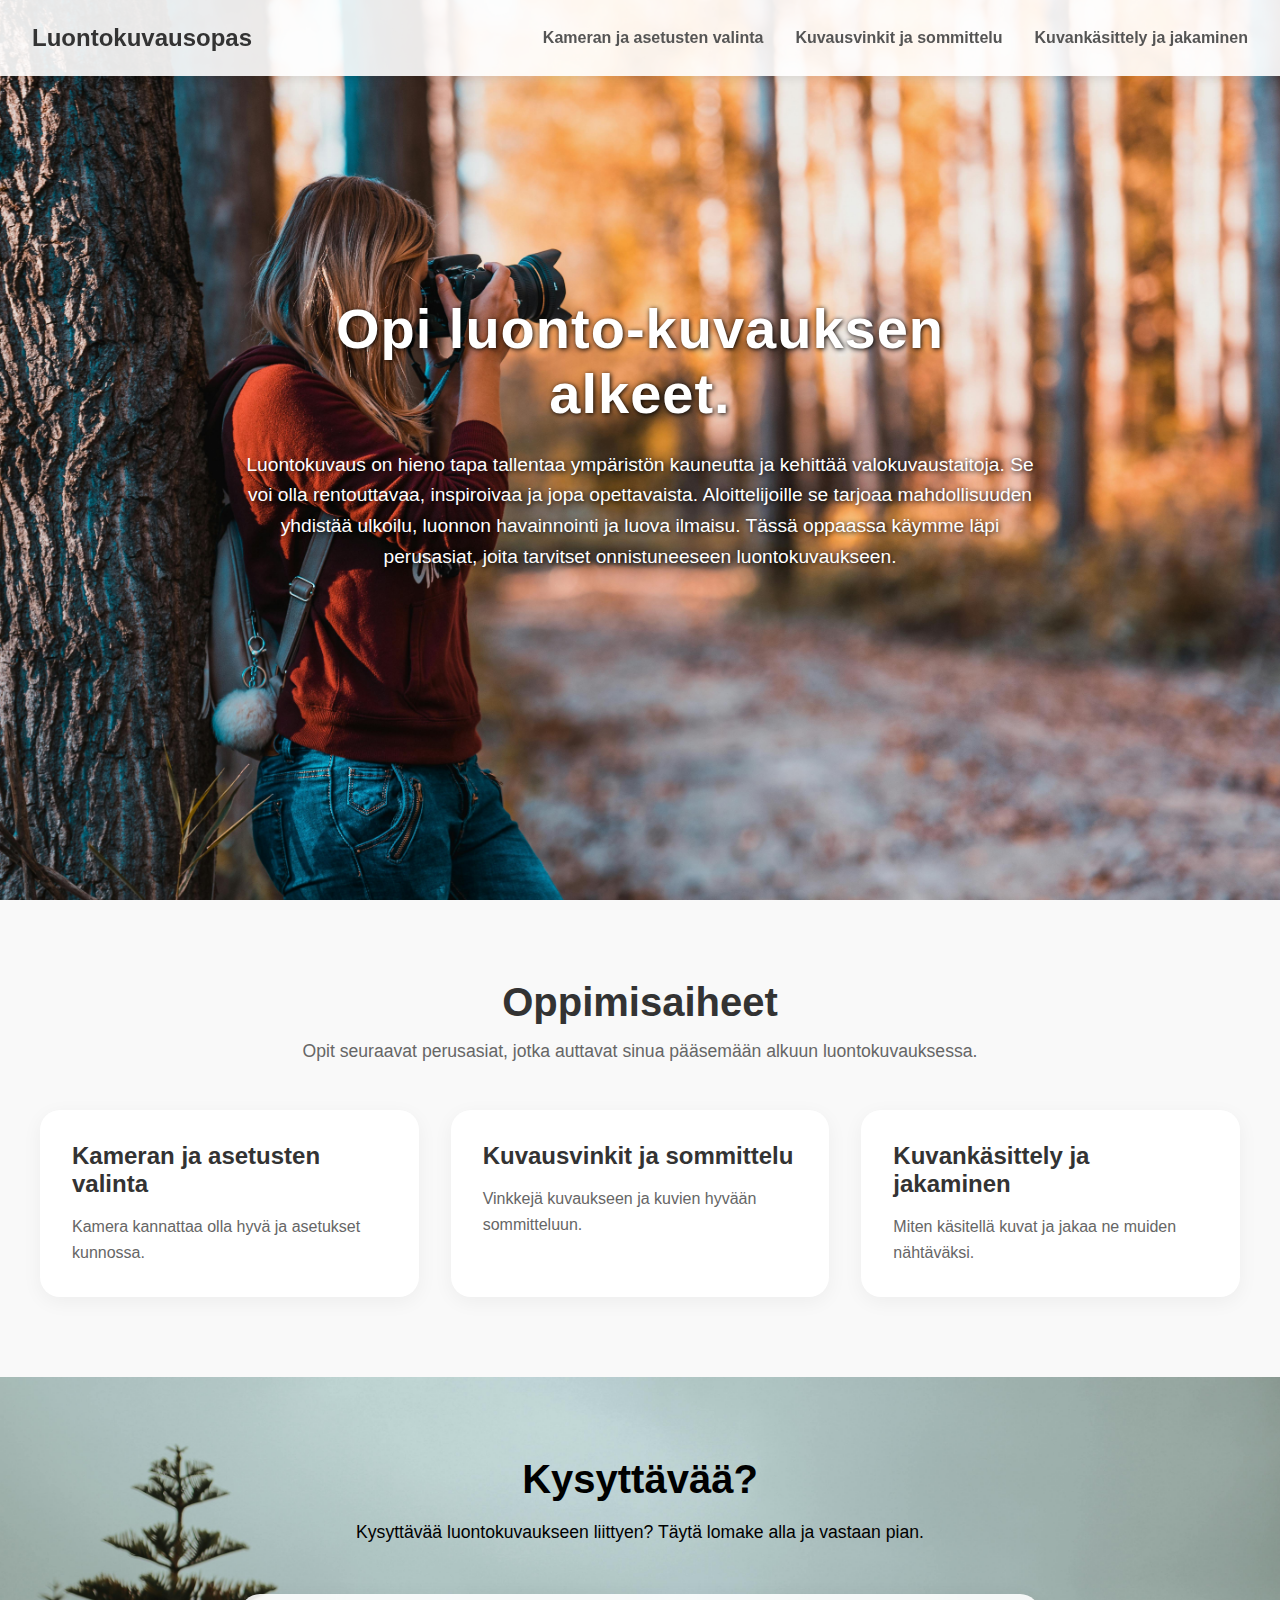
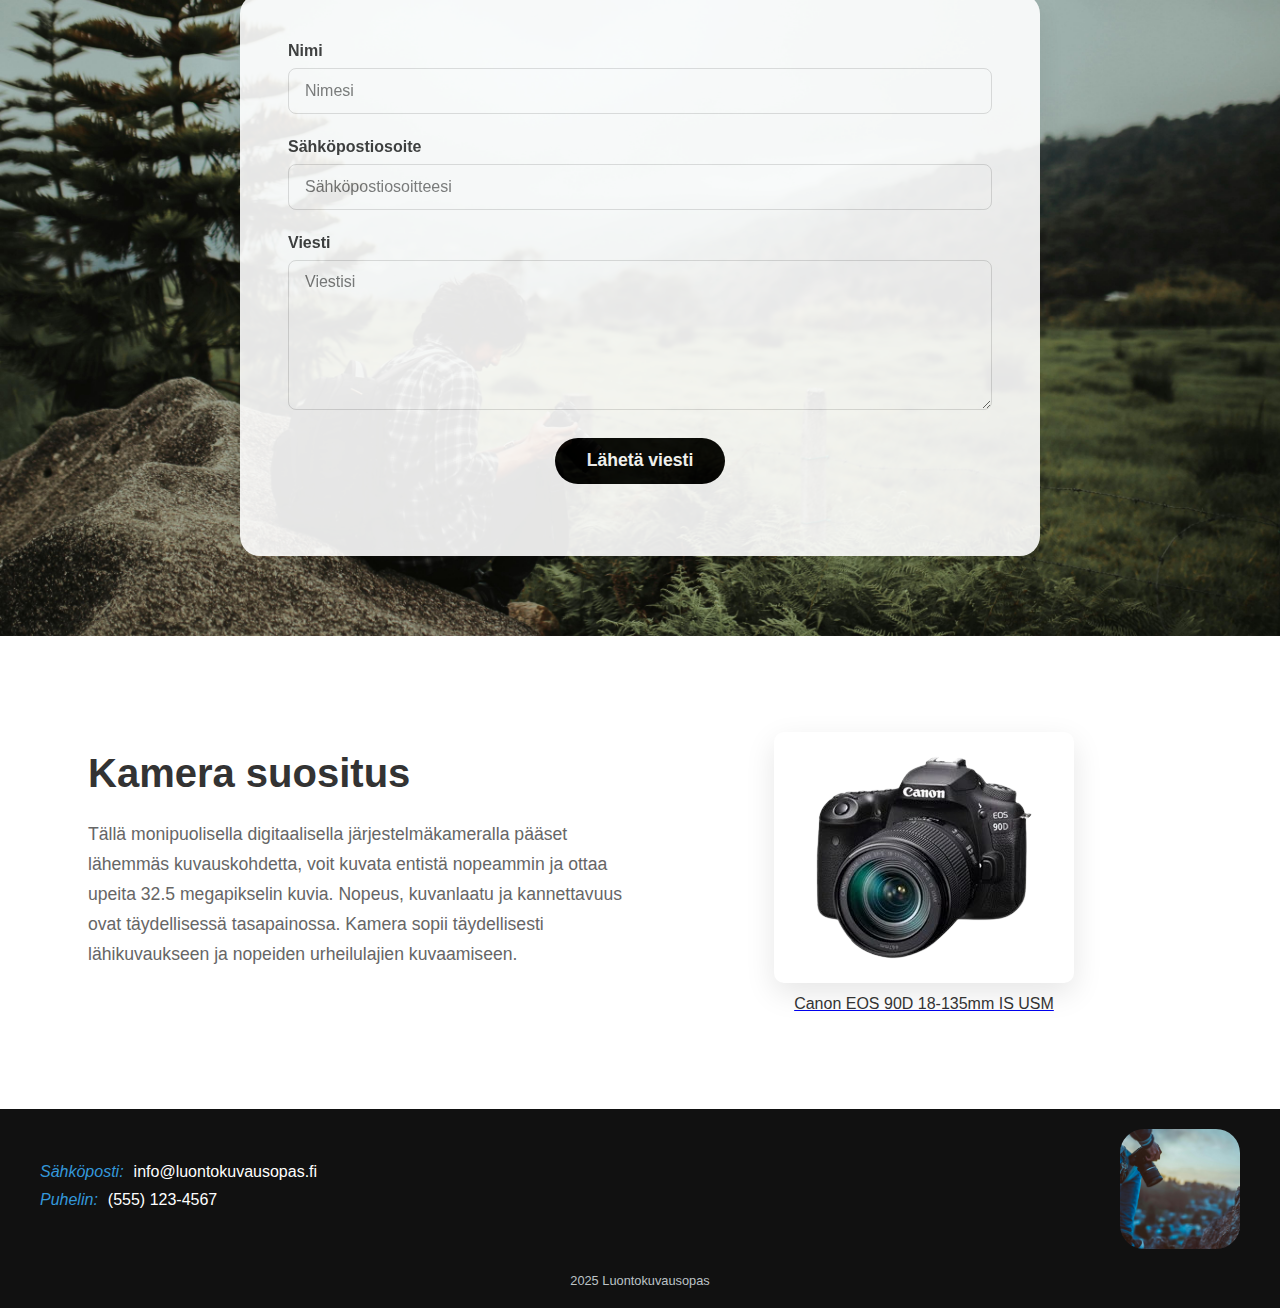
<file: index.html>
<!DOCTYPE html>
<html lang="en">
  <head>
    <meta charset="UTF-8" />
    <meta name="viewport" content="width=device-width, initial-scale=1.0" />
    <title>Luontokuvausopas</title>
    <link rel="stylesheet" href="styles.css" />
  </head>
  <body>
    <nav class="navbar">
      <a href="index.html" class="logo-text">Luontokuvausopas</a>

      <ul class="nav-links">
        <li><a href="kameran-valinta.html">Kameran ja asetusten valinta</a></li>
        <li><a href="kuvausvinkit.html">Kuvausvinkit ja sommittelu</a></li>
        <li><a href="kuvankasittely.html">Kuvankäsittely ja jakaminen</a></li>
      </ul>

      <div class="hamburger">
        <div class="line1"></div>
        <div class="line2"></div>
        <div class="line3"></div>
      </div>
    </nav>

    <section class="hero">
      <div class="hero-content">
        <h1>Opi luonto-kuvauksen alkeet.</h1>
        <p>
          Luontokuvaus on hieno tapa tallentaa ympäristön kauneutta ja kehittää
          valokuvaustaitoja. Se voi olla rentouttavaa, inspiroivaa ja jopa
          opettavaista. Aloittelijoille se tarjoaa mahdollisuuden yhdistää
          ulkoilu, luonnon havainnointi ja luova ilmaisu. Tässä oppaassa käymme
          läpi perusasiat, joita tarvitset onnistuneeseen luontokuvaukseen.
        </p>
      </div>
    </section>

    <section class="learning-topics-section">
      <div class="section-header">
        <h2>Oppimisaiheet</h2>
        <p>
          Opit seuraavat perusasiat, jotka auttavat sinua pääsemään alkuun
          luontokuvauksessa.
        </p>
      </div>
      <div class="boxes-container">
        <div class="box">
          <a href="kameran-valinta.html">
            <h3>Kameran ja asetusten valinta</h3>
            <p>Kamera kannattaa olla hyvä ja asetukset kunnossa.</p>
          </a>
        </div>

        <div class="box">
          <a href="kuvausvinkit.html">
            <h3>Kuvausvinkit ja sommittelu</h3>
            <p>Vinkkejä kuvaukseen ja kuvien hyvään sommitteluun.</p>
          </a>
        </div>
        <div class="box">
          <a href="kuvankasittely.html">
            <h3>Kuvankäsittely ja jakaminen</h3>
            <p>Miten käsitellä kuvat ja jakaa ne muiden nähtäväksi.</p>
          </a>
        </div>
      </div>
    </section>

    <section class="contact-section">
      <div class="contact-container">
        <div class="contact-header">
          <h2>Kysyttävää?</h2>
          <p>
            Kysyttävää luontokuvaukseen liittyen? Täytä lomake alla ja vastaan
            pian.
          </p>
        </div>
        <form class="contact-form">
          <div class="form-group">
            <label for="name">Nimi</label>
            <input
              type="text"
              id="name"
              class="form-control"
              placeholder="Nimesi"
              required
            />
          </div>
          <div class="form-group">
            <label for="email">Sähköpostiosoite</label>
            <input
              type="email"
              id="email"
              class="form-control"
              placeholder="Sähköpostiosoitteesi"
              required
            />
          </div>
          <div class="form-group">
            <label for="question">Viesti</label>
            <textarea
              id="question"
              class="form-control"
              placeholder="Viestisi"
              required
            ></textarea>
          </div>
          <div class="form-group" style="text-align: center">
            <button type="submit" class="submit-btn">Lähetä viesti</button>
          </div>
        </form>
      </div>
    </section>

    <section class="camera-recommend-section">
      <div class="column text-column">
        <h2>Kamera suositus</h2>
        <p>
          Tällä monipuolisella digitaalisella järjestelmäkameralla pääset
          lähemmäs kuvauskohdetta, voit kuvata entistä nopeammin ja ottaa upeita
          32.5 megapikselin kuvia. Nopeus, kuvanlaatu ja kannettavuus ovat
          täydellisessä tasapainossa. Kamera sopii täydellisesti lähikuvaukseen
          ja nopeiden urheilulajien kuvaamiseen.
        </p>
      </div>
      <div class="column image-column">
        <a
          href="https://www.proshop.fi/Kamerat/Canon-EOS-90D-18-135mm-IS-USM/2799562?utm_source=google&utm_medium=cpc&utm_campaign=searchengine&gad_source=1&gclid=Cj0KCQiAz6q-BhCfARIsAOezPxlNmLyAfp1CQuW5znK8GS5gvLOsZLZCgUrjQ-qEEJcuKxGTLSZBo2kaAkjEEALw_wcB"
        >
          <figure>
            <img src="images/kamera.png" alt="Kamera" />
            <figcaption class="image-text">
              Canon EOS 90D 18-135mm IS USM
            </figcaption>
          </figure>
        </a>
      </div>
    </section>

    <footer>
      <div class="footer-container">
        <div class="contact-info">
          <div class="contact-item">
            <i>Sähköposti:</i>
            <a
              href="mailto:contact@example.com"
              style="color: white; text-decoration: none"
              >info@luontokuvausopas.fi</a
            >
          </div>
          <div class="contact-item">
            <i>Puhelin:</i>
            <a
              href="tel:+15551234567"
              style="color: white; text-decoration: none"
              >(555) 123-4567</a
            >
          </div>
        </div>

        <div class="logo">
          <img src="images/pieni-kuva.jpg" alt="Company Logo" />
        </div>
      </div>

      <div class="copyright">2025 Luontokuvausopas</div>
    </footer>

    <script>
      const hamburger = document.querySelector(".hamburger");
      const navLinks = document.querySelector(".nav-links");

      hamburger.addEventListener("click", () => {
        navLinks.classList.toggle("nav-active");
        hamburger.classList.toggle("toggle");
      });

      window.addEventListener("scroll", () => {
        const navbar = document.querySelector(".navbar");
        if (window.scrollY > 50) {
          navbar.style.padding = "1rem 2rem";
          navbar.style.backgroundColor = "rgba(255, 255, 255, 0.95)";
        } else {
          navbar.style.padding = "1.5rem 2rem";
          navbar.style.backgroundColor = "rgba(255, 255, 255, 0.9)";
        }
      });
    </script>
  </body>
</html>
</file>
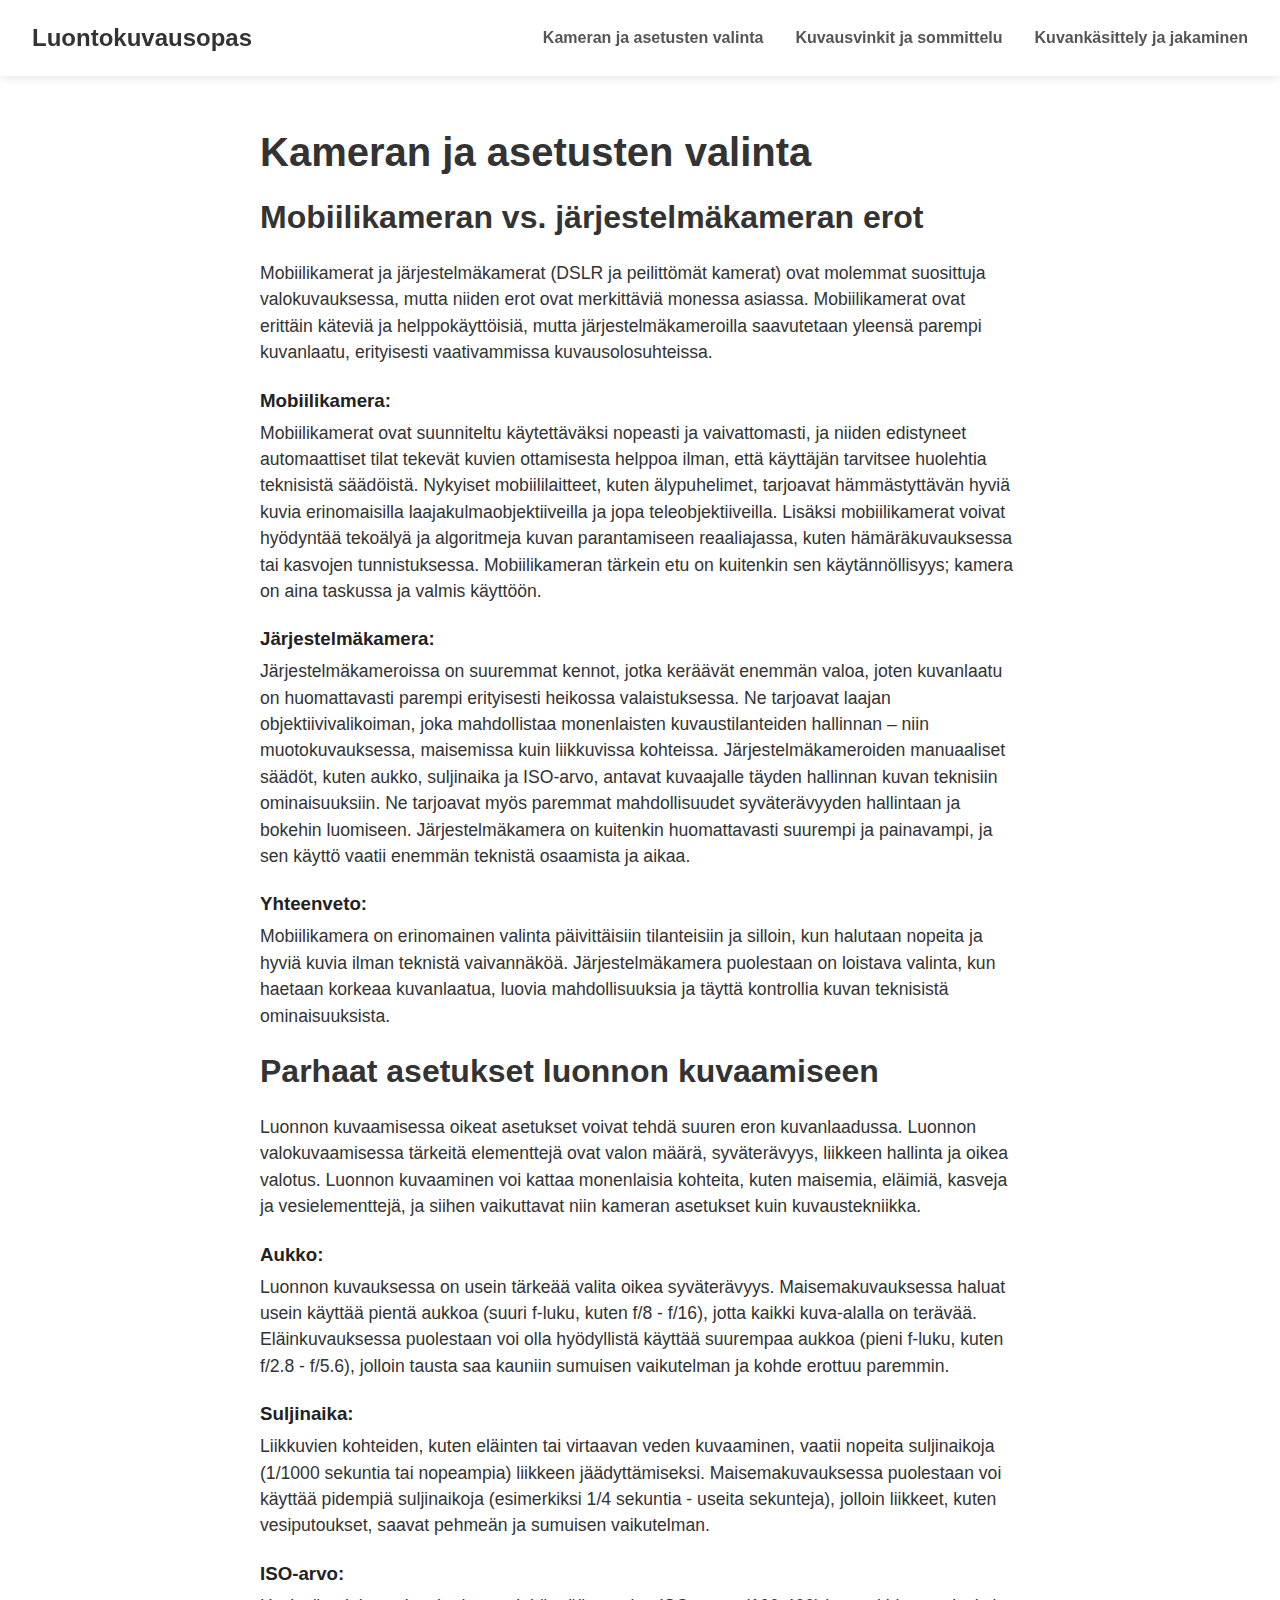
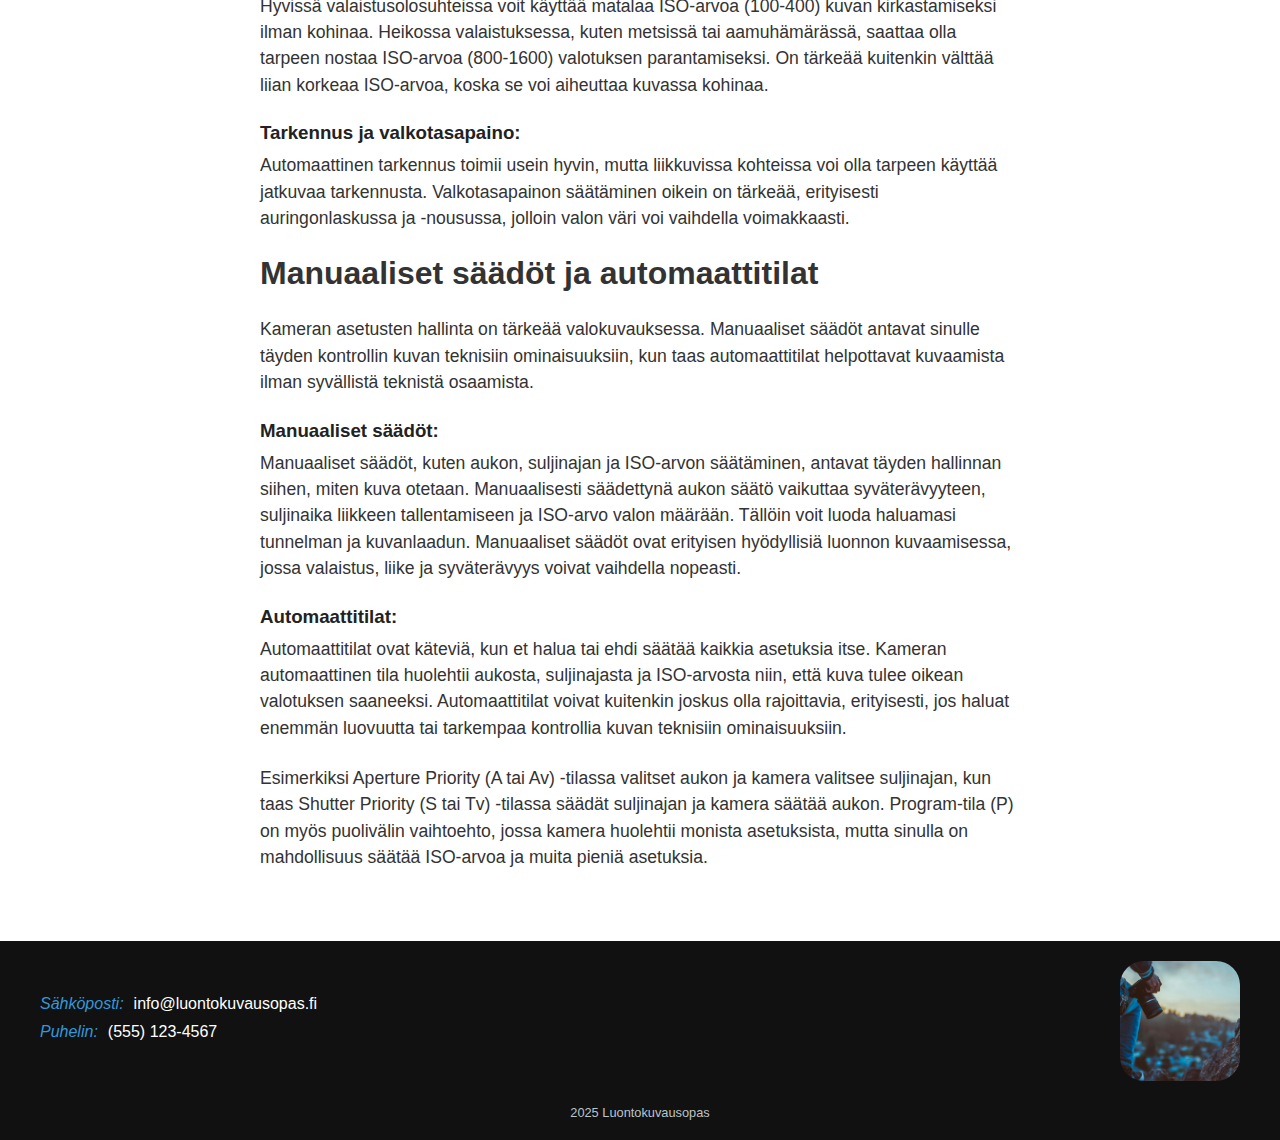
<file: kameran-valinta.html>
<!DOCTYPE html>
<html lang="fi">
  <head>
    <meta charset="UTF-8" />
    <meta name="viewport" content="width=device-width, initial-scale=1.0" />
    <title>Luontokuvausopas</title>
    <link rel="stylesheet" href="styles.css" />
  </head>
  <body>
    <nav class="navbar">
      <a href="index.html" class="logo-text">Luontokuvausopas</a>

      <ul class="nav-links">
        <li><a href="kameran-valinta.html">Kameran ja asetusten valinta</a></li>
        <li><a href="kuvausvinkit.html">Kuvausvinkit ja sommittelu</a></li>
        <li><a href="kuvankasittely.html">Kuvankäsittely ja jakaminen</a></li>
      </ul>

      <div class="hamburger">
        <div class="line1"></div>
        <div class="line2"></div>
        <div class="line3"></div>
      </div>
    </nav>

    <main class="content">
      <h1>Kameran ja asetusten valinta</h1>

      <section>
        <h2>Mobiilikameran vs. järjestelmäkameran erot</h2>
        <p>
          Mobiilikamerat ja järjestelmäkamerat (DSLR ja peilittömät kamerat)
          ovat molemmat suosittuja valokuvauksessa, mutta niiden erot ovat
          merkittäviä monessa asiassa. Mobiilikamerat ovat erittäin käteviä ja
          helppokäyttöisiä, mutta järjestelmäkameroilla saavutetaan yleensä
          parempi kuvanlaatu, erityisesti vaativammissa kuvausolosuhteissa.
        </p>

        <h3>Mobiilikamera:</h3>
        <p>
          Mobiilikamerat ovat suunniteltu käytettäväksi nopeasti ja
          vaivattomasti, ja niiden edistyneet automaattiset tilat tekevät kuvien
          ottamisesta helppoa ilman, että käyttäjän tarvitsee huolehtia
          teknisistä säädöistä. Nykyiset mobiililaitteet, kuten älypuhelimet,
          tarjoavat hämmästyttävän hyviä kuvia erinomaisilla
          laajakulmaobjektiiveilla ja jopa teleobjektiiveilla. Lisäksi
          mobiilikamerat voivat hyödyntää tekoälyä ja algoritmeja kuvan
          parantamiseen reaaliajassa, kuten hämäräkuvauksessa tai kasvojen
          tunnistuksessa. Mobiilikameran tärkein etu on kuitenkin sen
          käytännöllisyys; kamera on aina taskussa ja valmis käyttöön.
        </p>

        <h3>Järjestelmäkamera:</h3>
        <p>
          Järjestelmäkameroissa on suuremmat kennot, jotka keräävät enemmän
          valoa, joten kuvanlaatu on huomattavasti parempi erityisesti heikossa
          valaistuksessa. Ne tarjoavat laajan objektiivivalikoiman, joka
          mahdollistaa monenlaisten kuvaustilanteiden hallinnan – niin
          muotokuvauksessa, maisemissa kuin liikkuvissa kohteissa.
          Järjestelmäkameroiden manuaaliset säädöt, kuten aukko, suljinaika ja
          ISO-arvo, antavat kuvaajalle täyden hallinnan kuvan teknisiin
          ominaisuuksiin. Ne tarjoavat myös paremmat mahdollisuudet
          syväterävyyden hallintaan ja bokehin luomiseen. Järjestelmäkamera on
          kuitenkin huomattavasti suurempi ja painavampi, ja sen käyttö vaatii
          enemmän teknistä osaamista ja aikaa.
        </p>

        <div>
          <h3>Yhteenveto:</h3>
          <p>
            Mobiilikamera on erinomainen valinta päivittäisiin tilanteisiin ja
            silloin, kun halutaan nopeita ja hyviä kuvia ilman teknistä
            vaivannäköä. Järjestelmäkamera puolestaan on loistava valinta, kun
            haetaan korkeaa kuvanlaatua, luovia mahdollisuuksia ja täyttä
            kontrollia kuvan teknisistä ominaisuuksista.
          </p>
        </div>
      </section>

      <section>
        <h2>Parhaat asetukset luonnon kuvaamiseen</h2>
        <p>
          Luonnon kuvaamisessa oikeat asetukset voivat tehdä suuren eron
          kuvanlaadussa. Luonnon valokuvaamisessa tärkeitä elementtejä ovat
          valon määrä, syväterävyys, liikkeen hallinta ja oikea valotus. Luonnon
          kuvaaminen voi kattaa monenlaisia kohteita, kuten maisemia, eläimiä,
          kasveja ja vesielementtejä, ja siihen vaikuttavat niin kameran
          asetukset kuin kuvaustekniikka.
        </p>

        <h3>Aukko:</h3>
        <p>
          Luonnon kuvauksessa on usein tärkeää valita oikea syväterävyys.
          Maisemakuvauksessa haluat usein käyttää pientä aukkoa (suuri f-luku,
          kuten f/8 - f/16), jotta kaikki kuva-alalla on terävää.
          Eläinkuvauksessa puolestaan voi olla hyödyllistä käyttää suurempaa
          aukkoa (pieni f-luku, kuten f/2.8 - f/5.6), jolloin tausta saa kauniin
          sumuisen vaikutelman ja kohde erottuu paremmin.
        </p>

        <h3>Suljinaika:</h3>
        <p>
          Liikkuvien kohteiden, kuten eläinten tai virtaavan veden kuvaaminen,
          vaatii nopeita suljinaikoja (1/1000 sekuntia tai nopeampia) liikkeen
          jäädyttämiseksi. Maisemakuvauksessa puolestaan voi käyttää pidempiä
          suljinaikoja (esimerkiksi 1/4 sekuntia - useita sekunteja), jolloin
          liikkeet, kuten vesiputoukset, saavat pehmeän ja sumuisen vaikutelman.
        </p>

        <h3>ISO-arvo:</h3>
        <p>
          Hyvissä valaistusolosuhteissa voit käyttää matalaa ISO-arvoa (100-400)
          kuvan kirkastamiseksi ilman kohinaa. Heikossa valaistuksessa, kuten
          metsissä tai aamuhämärässä, saattaa olla tarpeen nostaa ISO-arvoa
          (800-1600) valotuksen parantamiseksi. On tärkeää kuitenkin välttää
          liian korkeaa ISO-arvoa, koska se voi aiheuttaa kuvassa kohinaa.
        </p>

        <h3>Tarkennus ja valkotasapaino:</h3>
        <p>
          Automaattinen tarkennus toimii usein hyvin, mutta liikkuvissa
          kohteissa voi olla tarpeen käyttää jatkuvaa tarkennusta.
          Valkotasapainon säätäminen oikein on tärkeää, erityisesti
          auringonlaskussa ja -nousussa, jolloin valon väri voi vaihdella
          voimakkaasti.
        </p>
      </section>

      <section>
        <h2>Manuaaliset säädöt ja automaattitilat</h2>
        <p>
          Kameran asetusten hallinta on tärkeää valokuvauksessa. Manuaaliset
          säädöt antavat sinulle täyden kontrollin kuvan teknisiin
          ominaisuuksiin, kun taas automaattitilat helpottavat kuvaamista ilman
          syvällistä teknistä osaamista.
        </p>

        <h3>Manuaaliset säädöt:</h3>
        <p>
          Manuaaliset säädöt, kuten aukon, suljinajan ja ISO-arvon säätäminen,
          antavat täyden hallinnan siihen, miten kuva otetaan. Manuaalisesti
          säädettynä aukon säätö vaikuttaa syväterävyyteen, suljinaika liikkeen
          tallentamiseen ja ISO-arvo valon määrään. Tällöin voit luoda haluamasi
          tunnelman ja kuvanlaadun. Manuaaliset säädöt ovat erityisen
          hyödyllisiä luonnon kuvaamisessa, jossa valaistus, liike ja
          syväterävyys voivat vaihdella nopeasti.
        </p>

        <h3>Automaattitilat:</h3>
        <p>
          Automaattitilat ovat käteviä, kun et halua tai ehdi säätää kaikkia
          asetuksia itse. Kameran automaattinen tila huolehtii aukosta,
          suljinajasta ja ISO-arvosta niin, että kuva tulee oikean valotuksen
          saaneeksi. Automaattitilat voivat kuitenkin joskus olla rajoittavia,
          erityisesti, jos haluat enemmän luovuutta tai tarkempaa kontrollia
          kuvan teknisiin ominaisuuksiin.
        </p>

        <div>
          <p>
            Esimerkiksi Aperture Priority (A tai Av) -tilassa valitset aukon ja
            kamera valitsee suljinajan, kun taas Shutter Priority (S tai Tv)
            -tilassa säädät suljinajan ja kamera säätää aukon. Program-tila (P)
            on myös puolivälin vaihtoehto, jossa kamera huolehtii monista
            asetuksista, mutta sinulla on mahdollisuus säätää ISO-arvoa ja muita
            pieniä asetuksia.
          </p>
        </div>
      </section>
    </main>

    <footer>
      <div class="footer-container">
        <div class="contact-info">
          <div class="contact-item">
            <i>Sähköposti:</i>
            <a
              href="mailto:contact@example.com"
              style="color: white; text-decoration: none"
              >info@luontokuvausopas.fi</a
            >
          </div>
          <div class="contact-item">
            <i>Puhelin:</i>
            <a
              href="tel:+15551234567"
              style="color: white; text-decoration: none"
              >(555) 123-4567</a
            >
          </div>
        </div>

        <div class="logo">
          <img src="images/pieni-kuva.jpg" alt="Company Logo" />
        </div>
      </div>

      <div class="copyright">2025 Luontokuvausopas</div>
    </footer>

    <script>
      const hamburger = document.querySelector(".hamburger");
      const navLinks = document.querySelector(".nav-links");

      hamburger.addEventListener("click", () => {
        navLinks.classList.toggle("nav-active");
        hamburger.classList.toggle("toggle");
      });

      window.addEventListener("scroll", () => {
        const navbar = document.querySelector(".navbar");
        if (window.scrollY > 50) {
          navbar.style.padding = "1rem 2rem";
          navbar.style.backgroundColor = "rgba(255, 255, 255, 0.95)";
        } else {
          navbar.style.padding = "1.5rem 2rem";
          navbar.style.backgroundColor = "rgba(255, 255, 255, 0.9)";
        }
      });
    </script>
  </body>
</html>
</file>
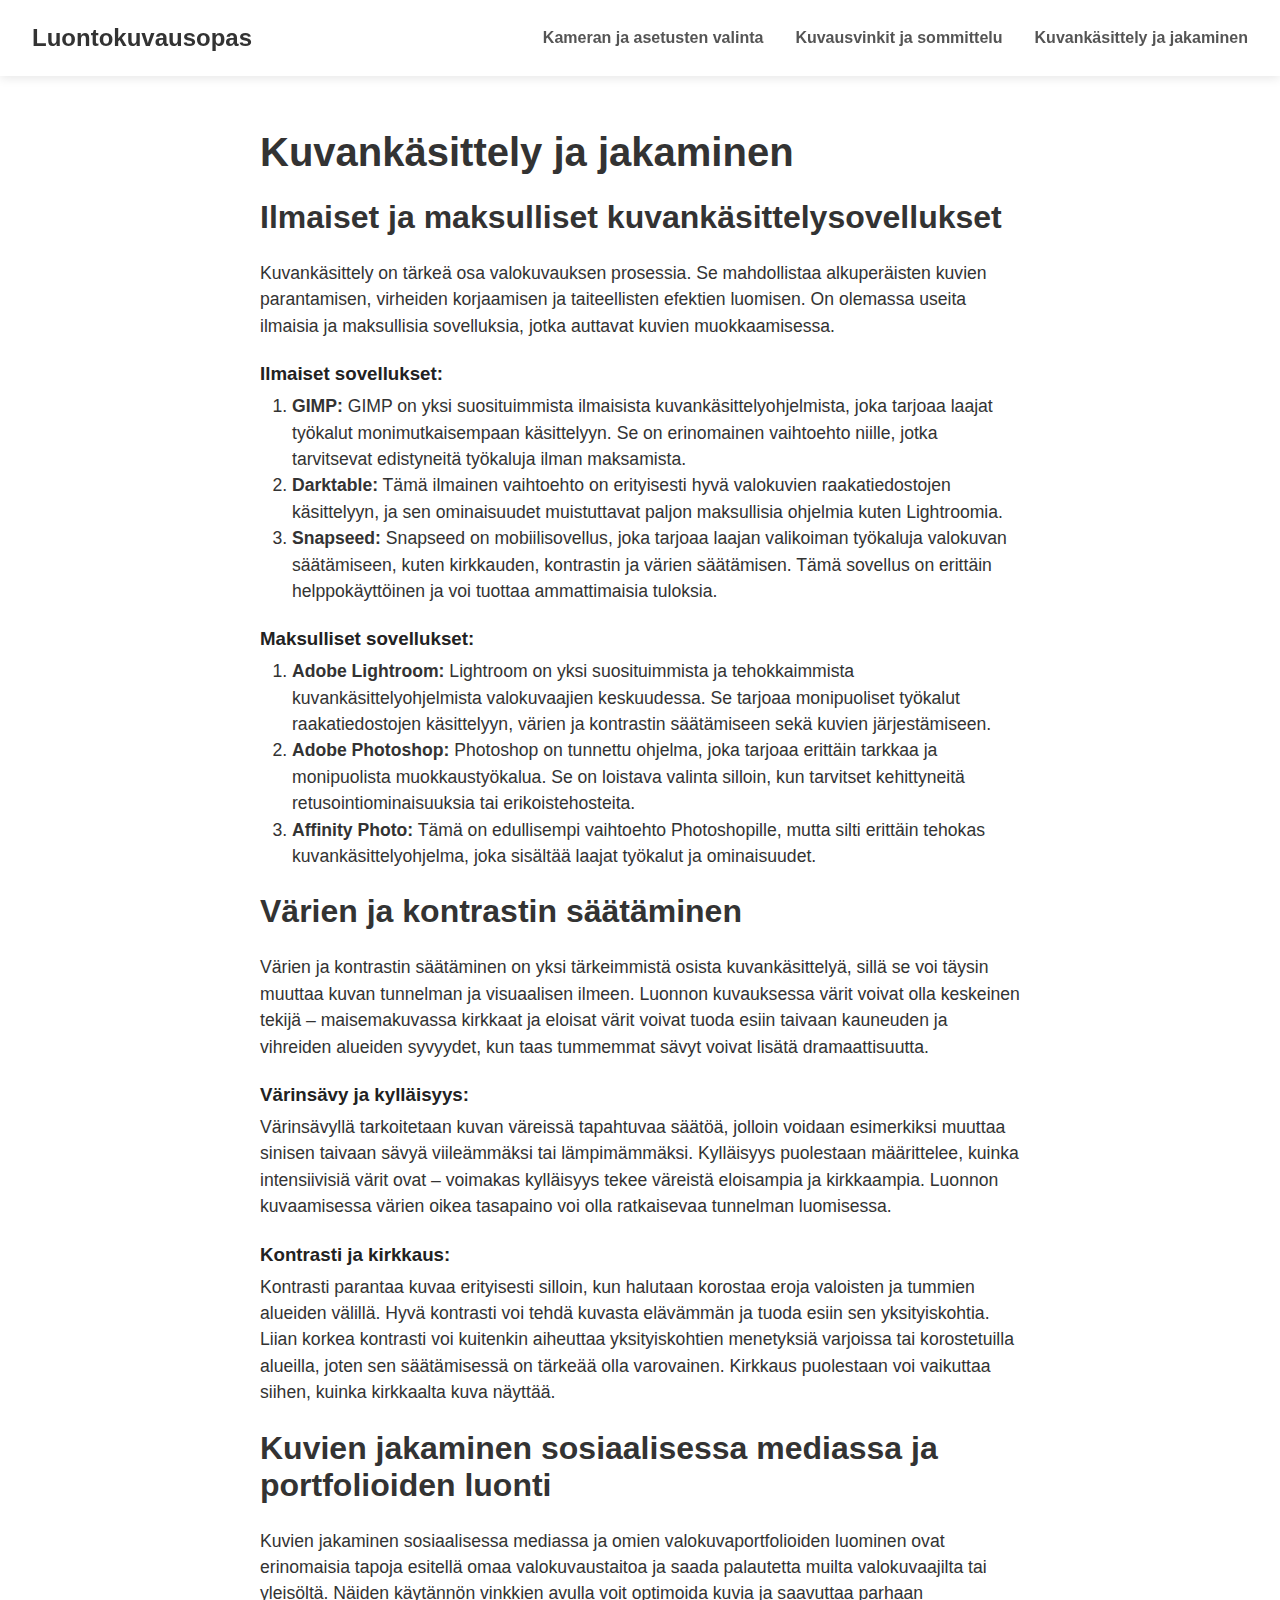
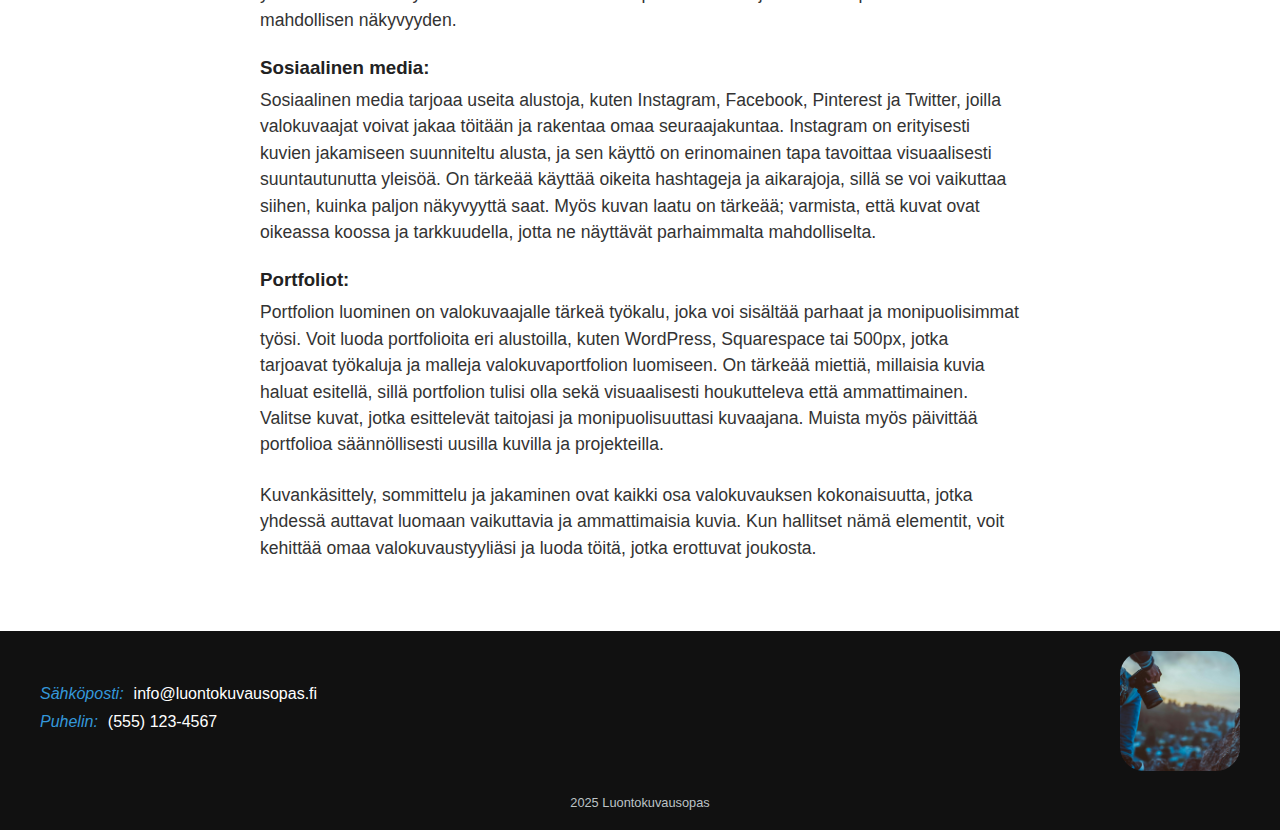
<file: kuvankasittely.html>
<!DOCTYPE html>
<html lang="fi">
  <head>
    <meta charset="UTF-8" />
    <meta name="viewport" content="width=device-width, initial-scale=1.0" />
    <title>Luontokuvausopas</title>
    <link rel="stylesheet" href="styles.css" />
  </head>
  <body>
    <nav class="navbar">
      <a href="index.html" class="logo-text">Luontokuvausopas</a>

      <ul class="nav-links">
        <li><a href="kameran-valinta.html">Kameran ja asetusten valinta</a></li>
        <li><a href="kuvausvinkit.html">Kuvausvinkit ja sommittelu</a></li>
        <li><a href="kuvankasittely.html">Kuvankäsittely ja jakaminen</a></li>
      </ul>

      <div class="hamburger">
        <div class="line1"></div>
        <div class="line2"></div>
        <div class="line3"></div>
      </div>
    </nav>

    <main class="content">
      <h1>Kuvankäsittely ja jakaminen</h1>

      <section>
        <h2>Ilmaiset ja maksulliset kuvankäsittelysovellukset</h2>
        <p>
          Kuvankäsittely on tärkeä osa valokuvauksen prosessia. Se mahdollistaa
          alkuperäisten kuvien parantamisen, virheiden korjaamisen ja
          taiteellisten efektien luomisen. On olemassa useita ilmaisia ja
          maksullisia sovelluksia, jotka auttavat kuvien muokkaamisessa.
        </p>

        <h3>Ilmaiset sovellukset:</h3>

        <ol>
          <li>
            <strong>GIMP:</strong> GIMP on yksi suosituimmista ilmaisista
            kuvankäsittelyohjelmista, joka tarjoaa laajat työkalut
            monimutkaisempaan käsittelyyn. Se on erinomainen vaihtoehto niille,
            jotka tarvitsevat edistyneitä työkaluja ilman maksamista.
          </li>
          <li>
            <strong>Darktable:</strong> Tämä ilmainen vaihtoehto on erityisesti
            hyvä valokuvien raakatiedostojen käsittelyyn, ja sen ominaisuudet
            muistuttavat paljon maksullisia ohjelmia kuten Lightroomia.
          </li>
          <li>
            <strong>Snapseed:</strong> Snapseed on mobiilisovellus, joka tarjoaa
            laajan valikoiman työkaluja valokuvan säätämiseen, kuten kirkkauden,
            kontrastin ja värien säätämisen. Tämä sovellus on erittäin
            helppokäyttöinen ja voi tuottaa ammattimaisia tuloksia.
          </li>
        </ol>

        <h3>Maksulliset sovellukset:</h3>

        <ol>
          <li>
            <strong>Adobe Lightroom:</strong> Lightroom on yksi suosituimmista
            ja tehokkaimmista kuvankäsittelyohjelmista valokuvaajien
            keskuudessa. Se tarjoaa monipuoliset työkalut raakatiedostojen
            käsittelyyn, värien ja kontrastin säätämiseen sekä kuvien
            järjestämiseen.
          </li>
          <li>
            <strong>Adobe Photoshop:</strong> Photoshop on tunnettu ohjelma,
            joka tarjoaa erittäin tarkkaa ja monipuolista muokkaustyökalua. Se
            on loistava valinta silloin, kun tarvitset kehittyneitä
            retusointiominaisuuksia tai erikoistehosteita.
          </li>
          <li>
            <strong>Affinity Photo:</strong> Tämä on edullisempi vaihtoehto
            Photoshopille, mutta silti erittäin tehokas kuvankäsittelyohjelma,
            joka sisältää laajat työkalut ja ominaisuudet.
          </li>
        </ol>

        <h2>Värien ja kontrastin säätäminen</h2>
        <p>
          Värien ja kontrastin säätäminen on yksi tärkeimmistä osista
          kuvankäsittelyä, sillä se voi täysin muuttaa kuvan tunnelman ja
          visuaalisen ilmeen. Luonnon kuvauksessa värit voivat olla keskeinen
          tekijä – maisemakuvassa kirkkaat ja eloisat värit voivat tuoda esiin
          taivaan kauneuden ja vihreiden alueiden syvyydet, kun taas tummemmat
          sävyt voivat lisätä dramaattisuutta.
        </p>

        <h3>Värinsävy ja kylläisyys:</h3>
        <p>
          Värinsävyllä tarkoitetaan kuvan väreissä tapahtuvaa säätöä, jolloin
          voidaan esimerkiksi muuttaa sinisen taivaan sävyä viileämmäksi tai
          lämpimämmäksi. Kylläisyys puolestaan määrittelee, kuinka intensiivisiä
          värit ovat – voimakas kylläisyys tekee väreistä eloisampia ja
          kirkkaampia. Luonnon kuvaamisessa värien oikea tasapaino voi olla
          ratkaisevaa tunnelman luomisessa.
        </p>

        <h3>Kontrasti ja kirkkaus:</h3>
        <p>
          Kontrasti parantaa kuvaa erityisesti silloin, kun halutaan korostaa
          eroja valoisten ja tummien alueiden välillä. Hyvä kontrasti voi tehdä
          kuvasta elävämmän ja tuoda esiin sen yksityiskohtia. Liian korkea
          kontrasti voi kuitenkin aiheuttaa yksityiskohtien menetyksiä varjoissa
          tai korostetuilla alueilla, joten sen säätämisessä on tärkeää olla
          varovainen. Kirkkaus puolestaan voi vaikuttaa siihen, kuinka
          kirkkaalta kuva näyttää.
        </p>

        <h2>Kuvien jakaminen sosiaalisessa mediassa ja portfolioiden luonti</h2>
        <p>
          Kuvien jakaminen sosiaalisessa mediassa ja omien valokuvaportfolioiden
          luominen ovat erinomaisia tapoja esitellä omaa valokuvaustaitoa ja
          saada palautetta muilta valokuvaajilta tai yleisöltä. Näiden käytännön
          vinkkien avulla voit optimoida kuvia ja saavuttaa parhaan mahdollisen
          näkyvyyden.
        </p>

        <h3>Sosiaalinen media:</h3>
        <p>
          Sosiaalinen media tarjoaa useita alustoja, kuten Instagram, Facebook,
          Pinterest ja Twitter, joilla valokuvaajat voivat jakaa töitään ja
          rakentaa omaa seuraajakuntaa. Instagram on erityisesti kuvien
          jakamiseen suunniteltu alusta, ja sen käyttö on erinomainen tapa
          tavoittaa visuaalisesti suuntautunutta yleisöä. On tärkeää käyttää
          oikeita hashtageja ja aikarajoja, sillä se voi vaikuttaa siihen,
          kuinka paljon näkyvyyttä saat. Myös kuvan laatu on tärkeää; varmista,
          että kuvat ovat oikeassa koossa ja tarkkuudella, jotta ne näyttävät
          parhaimmalta mahdolliselta.
        </p>

        <h3>Portfoliot:</h3>
        <p>
          Portfolion luominen on valokuvaajalle tärkeä työkalu, joka voi
          sisältää parhaat ja monipuolisimmat työsi. Voit luoda portfolioita eri
          alustoilla, kuten WordPress, Squarespace tai 500px, jotka tarjoavat
          työkaluja ja malleja valokuvaportfolion luomiseen. On tärkeää miettiä,
          millaisia kuvia haluat esitellä, sillä portfolion tulisi olla sekä
          visuaalisesti houkutteleva että ammattimainen. Valitse kuvat, jotka
          esittelevät taitojasi ja monipuolisuuttasi kuvaajana. Muista myös
          päivittää portfolioa säännöllisesti uusilla kuvilla ja projekteilla.
        </p>

        <p>
          Kuvankäsittely, sommittelu ja jakaminen ovat kaikki osa valokuvauksen
          kokonaisuutta, jotka yhdessä auttavat luomaan vaikuttavia ja
          ammattimaisia kuvia. Kun hallitset nämä elementit, voit kehittää omaa
          valokuvaustyyliäsi ja luoda töitä, jotka erottuvat joukosta.
        </p>
      </section>
    </main>

    <footer>
      <div class="footer-container">
        <div class="contact-info">
          <div class="contact-item">
            <i>Sähköposti:</i>
            <a
              href="mailto:contact@example.com"
              style="color: white; text-decoration: none"
              >info@luontokuvausopas.fi</a
            >
          </div>
          <div class="contact-item">
            <i>Puhelin:</i>
            <a
              href="tel:+15551234567"
              style="color: white; text-decoration: none"
              >(555) 123-4567</a
            >
          </div>
        </div>

        <div class="logo">
          <img src="images/pieni-kuva.jpg" alt="Company Logo" />
        </div>
      </div>

      <div class="copyright">2025 Luontokuvausopas</div>
    </footer>

    <script>
      const hamburger = document.querySelector(".hamburger");
      const navLinks = document.querySelector(".nav-links");

      hamburger.addEventListener("click", () => {
        navLinks.classList.toggle("nav-active");
        hamburger.classList.toggle("toggle");
      });

      window.addEventListener("scroll", () => {
        const navbar = document.querySelector(".navbar");
        if (window.scrollY > 50) {
          navbar.style.padding = "1rem 2rem";
          navbar.style.backgroundColor = "rgba(255, 255, 255, 0.95)";
        } else {
          navbar.style.padding = "1.5rem 2rem";
          navbar.style.backgroundColor = "rgba(255, 255, 255, 0.9)";
        }
      });
    </script>
  </body>
</html>
</file>
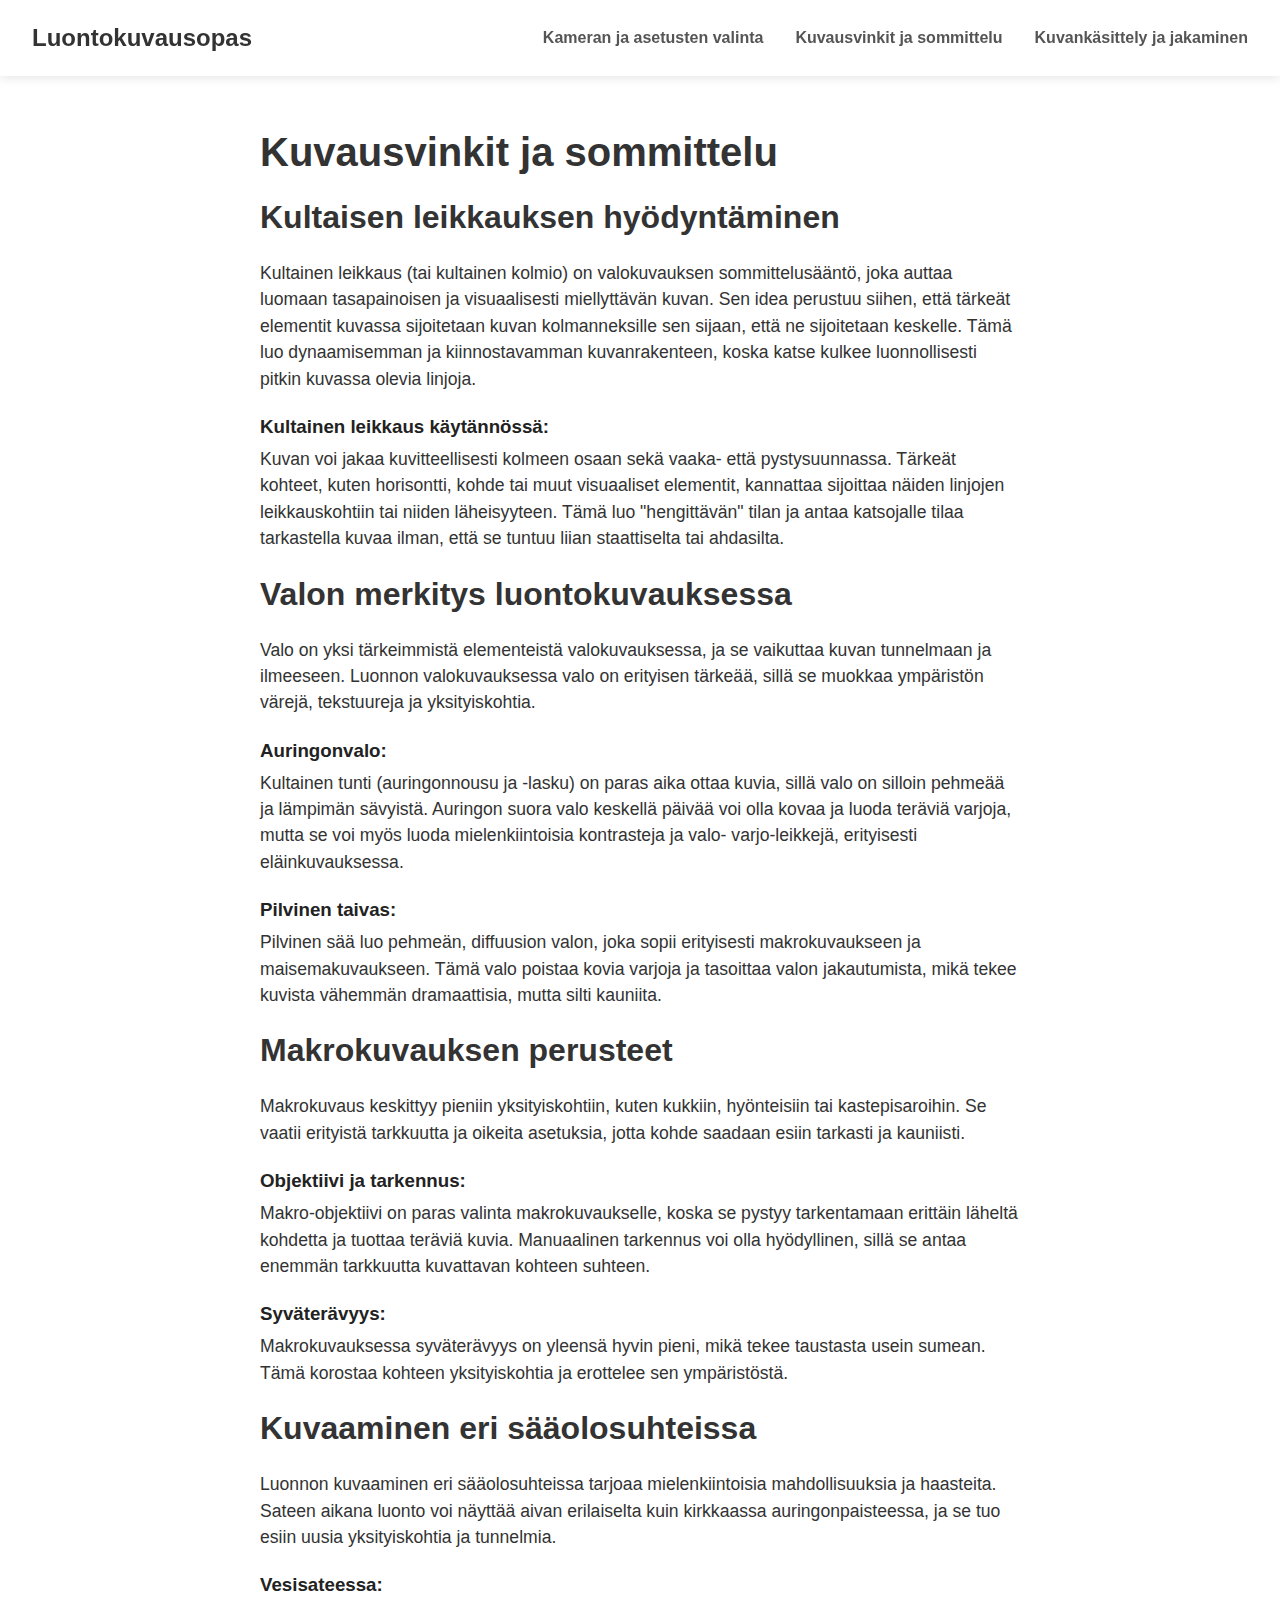
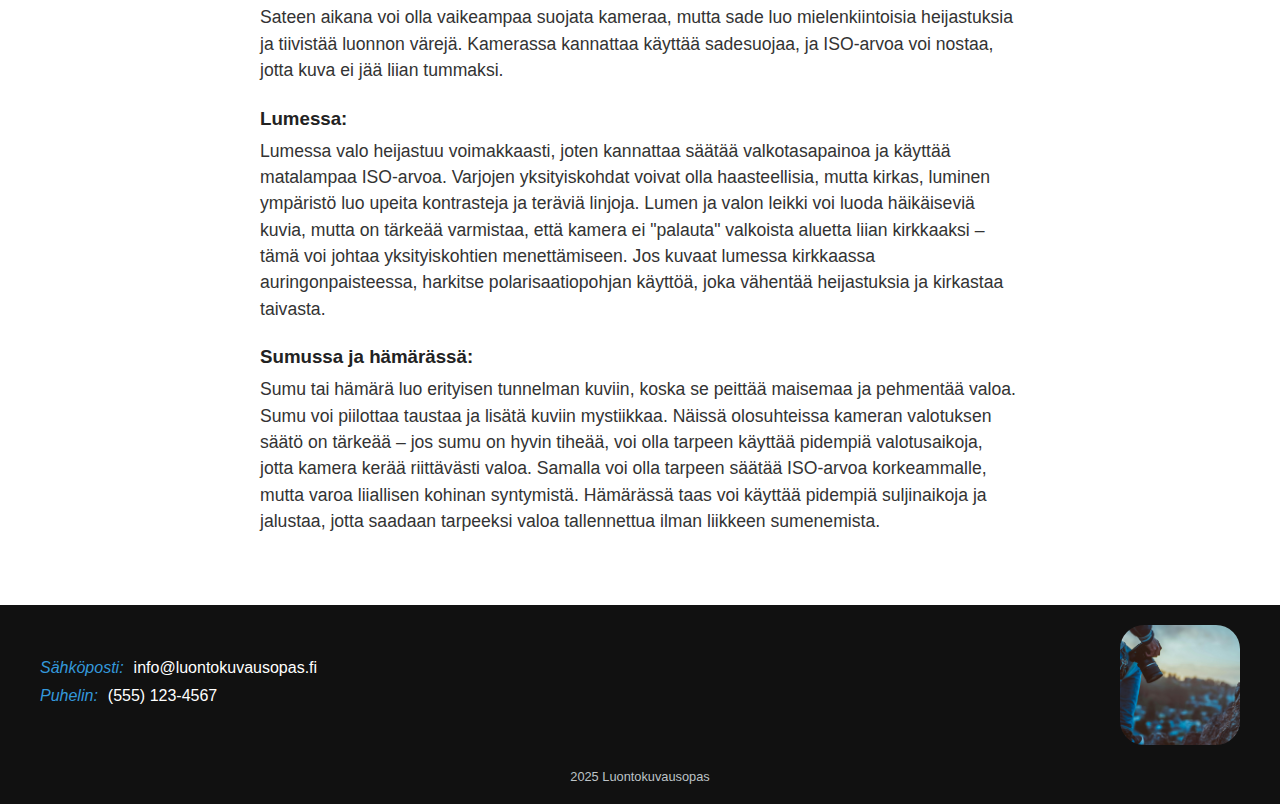
<file: kuvausvinkit.html>
<!DOCTYPE html>
<html lang="fi">
  <head>
    <meta charset="UTF-8" />
    <meta name="viewport" content="width=device-width, initial-scale=1.0" />
    <title>Luontokuvausopas</title>
    <link rel="stylesheet" href="styles.css" />
  </head>
  <body>
    <nav class="navbar">
      <a href="index.html" class="logo-text">Luontokuvausopas</a>

      <ul class="nav-links">
        <li><a href="kameran-valinta.html">Kameran ja asetusten valinta</a></li>
        <li><a href="kuvausvinkit.html">Kuvausvinkit ja sommittelu</a></li>
        <li><a href="kuvankasittely.html">Kuvankäsittely ja jakaminen</a></li>
      </ul>

      <div class="hamburger">
        <div class="line1"></div>
        <div class="line2"></div>
        <div class="line3"></div>
      </div>
    </nav>

    <main class="content">
      <h1>Kuvausvinkit ja sommittelu</h1>

      <section>
        <h2>Kultaisen leikkauksen hyödyntäminen</h2>
        <p>
          Kultainen leikkaus (tai kultainen kolmio) on valokuvauksen
          sommittelusääntö, joka auttaa luomaan tasapainoisen ja visuaalisesti
          miellyttävän kuvan. Sen idea perustuu siihen, että tärkeät elementit
          kuvassa sijoitetaan kuvan kolmanneksille sen sijaan, että ne
          sijoitetaan keskelle. Tämä luo dynaamisemman ja kiinnostavamman
          kuvanrakenteen, koska katse kulkee luonnollisesti pitkin kuvassa
          olevia linjoja.
        </p>

        <h3>Kultainen leikkaus käytännössä:</h3>
        <p>
          Kuvan voi jakaa kuvitteellisesti kolmeen osaan sekä vaaka- että
          pystysuunnassa. Tärkeät kohteet, kuten horisontti, kohde tai muut
          visuaaliset elementit, kannattaa sijoittaa näiden linjojen
          leikkauskohtiin tai niiden läheisyyteen. Tämä luo "hengittävän" tilan
          ja antaa katsojalle tilaa tarkastella kuvaa ilman, että se tuntuu
          liian staattiselta tai ahdasilta.
        </p>

        <h2>Valon merkitys luontokuvauksessa</h2>

        <p>
          Valo on yksi tärkeimmistä elementeistä valokuvauksessa, ja se
          vaikuttaa kuvan tunnelmaan ja ilmeeseen. Luonnon valokuvauksessa valo
          on erityisen tärkeää, sillä se muokkaa ympäristön värejä, tekstuureja
          ja yksityiskohtia.
        </p>

        <h3>Auringonvalo:</h3>
        <p>
          Kultainen tunti (auringonnousu ja -lasku) on paras aika ottaa kuvia,
          sillä valo on silloin pehmeää ja lämpimän sävyistä. Auringon suora
          valo keskellä päivää voi olla kovaa ja luoda teräviä varjoja, mutta se
          voi myös luoda mielenkiintoisia kontrasteja ja valo- varjo-leikkejä,
          erityisesti eläinkuvauksessa.
        </p>

        <h3>Pilvinen taivas:</h3>

        <p>
          Pilvinen sää luo pehmeän, diffuusion valon, joka sopii erityisesti
          makrokuvaukseen ja maisemakuvaukseen. Tämä valo poistaa kovia varjoja
          ja tasoittaa valon jakautumista, mikä tekee kuvista vähemmän
          dramaattisia, mutta silti kauniita.
        </p>

        <h2>Makrokuvauksen perusteet</h2>
        <p>
          Makrokuvaus keskittyy pieniin yksityiskohtiin, kuten kukkiin,
          hyönteisiin tai kastepisaroihin. Se vaatii erityistä tarkkuutta ja
          oikeita asetuksia, jotta kohde saadaan esiin tarkasti ja kauniisti.
        </p>

        <h3>Objektiivi ja tarkennus:</h3>
        <p>
          Makro-objektiivi on paras valinta makrokuvaukselle, koska se pystyy
          tarkentamaan erittäin läheltä kohdetta ja tuottaa teräviä kuvia.
          Manuaalinen tarkennus voi olla hyödyllinen, sillä se antaa enemmän
          tarkkuutta kuvattavan kohteen suhteen.
        </p>

        <h3>Syväterävyys:</h3>
        <p>
          Makrokuvauksessa syväterävyys on yleensä hyvin pieni, mikä tekee
          taustasta usein sumean. Tämä korostaa kohteen yksityiskohtia ja
          erottelee sen ympäristöstä.
        </p>

        <h2>Kuvaaminen eri sääolosuhteissa</h2>
        <p>
          Luonnon kuvaaminen eri sääolosuhteissa tarjoaa mielenkiintoisia
          mahdollisuuksia ja haasteita. Sateen aikana luonto voi näyttää aivan
          erilaiselta kuin kirkkaassa auringonpaisteessa, ja se tuo esiin uusia
          yksityiskohtia ja tunnelmia.
        </p>

        <h3>Vesisateessa:</h3>
        <p>
          Sateen aikana voi olla vaikeampaa suojata kameraa, mutta sade luo
          mielenkiintoisia heijastuksia ja tiivistää luonnon värejä. Kamerassa
          kannattaa käyttää sadesuojaa, ja ISO-arvoa voi nostaa, jotta kuva ei
          jää liian tummaksi.
        </p>

        <h3>Lumessa:</h3>
        <p>
          Lumessa valo heijastuu voimakkaasti, joten kannattaa säätää
          valkotasapainoa ja käyttää matalampaa ISO-arvoa. Varjojen
          yksityiskohdat voivat olla haasteellisia, mutta kirkas, luminen
          ympäristö luo upeita kontrasteja ja teräviä linjoja. Lumen ja valon
          leikki voi luoda häikäiseviä kuvia, mutta on tärkeää varmistaa, että
          kamera ei "palauta" valkoista aluetta liian kirkkaaksi – tämä voi
          johtaa yksityiskohtien menettämiseen. Jos kuvaat lumessa kirkkaassa
          auringonpaisteessa, harkitse polarisaatiopohjan käyttöä, joka vähentää
          heijastuksia ja kirkastaa taivasta.
        </p>

        <h3>Sumussa ja hämärässä:</h3>
        <p>
          Sumu tai hämärä luo erityisen tunnelman kuviin, koska se peittää
          maisemaa ja pehmentää valoa. Sumu voi piilottaa taustaa ja lisätä
          kuviin mystiikkaa. Näissä olosuhteissa kameran valotuksen säätö on
          tärkeää – jos sumu on hyvin tiheää, voi olla tarpeen käyttää pidempiä
          valotusaikoja, jotta kamera kerää riittävästi valoa. Samalla voi olla
          tarpeen säätää ISO-arvoa korkeammalle, mutta varoa liiallisen kohinan
          syntymistä. Hämärässä taas voi käyttää pidempiä suljinaikoja ja
          jalustaa, jotta saadaan tarpeeksi valoa tallennettua ilman liikkeen
          sumenemista.
        </p>
      </section>
    </main>

    <footer>
      <div class="footer-container">
        <div class="contact-info">
          <div class="contact-item">
            <i>Sähköposti:</i>
            <a
              href="mailto:contact@example.com"
              style="color: white; text-decoration: none"
              >info@luontokuvausopas.fi</a
            >
          </div>
          <div class="contact-item">
            <i>Puhelin:</i>
            <a
              href="tel:+15551234567"
              style="color: white; text-decoration: none"
              >(555) 123-4567</a
            >
          </div>
        </div>

        <div class="logo">
          <img src="images/pieni-kuva.jpg" alt="Company Logo" />
        </div>
      </div>

      <div class="copyright">2025 Luontokuvausopas</div>
    </footer>

    <script>
      const hamburger = document.querySelector(".hamburger");
      const navLinks = document.querySelector(".nav-links");

      hamburger.addEventListener("click", () => {
        navLinks.classList.toggle("nav-active");
        hamburger.classList.toggle("toggle");
      });

      window.addEventListener("scroll", () => {
        const navbar = document.querySelector(".navbar");
        if (window.scrollY > 50) {
          navbar.style.padding = "1rem 2rem";
          navbar.style.backgroundColor = "rgba(255, 255, 255, 0.95)";
        } else {
          navbar.style.padding = "1.5rem 2rem";
          navbar.style.backgroundColor = "rgba(255, 255, 255, 0.9)";
        }
      });
    </script>
  </body>
</html>
</file>
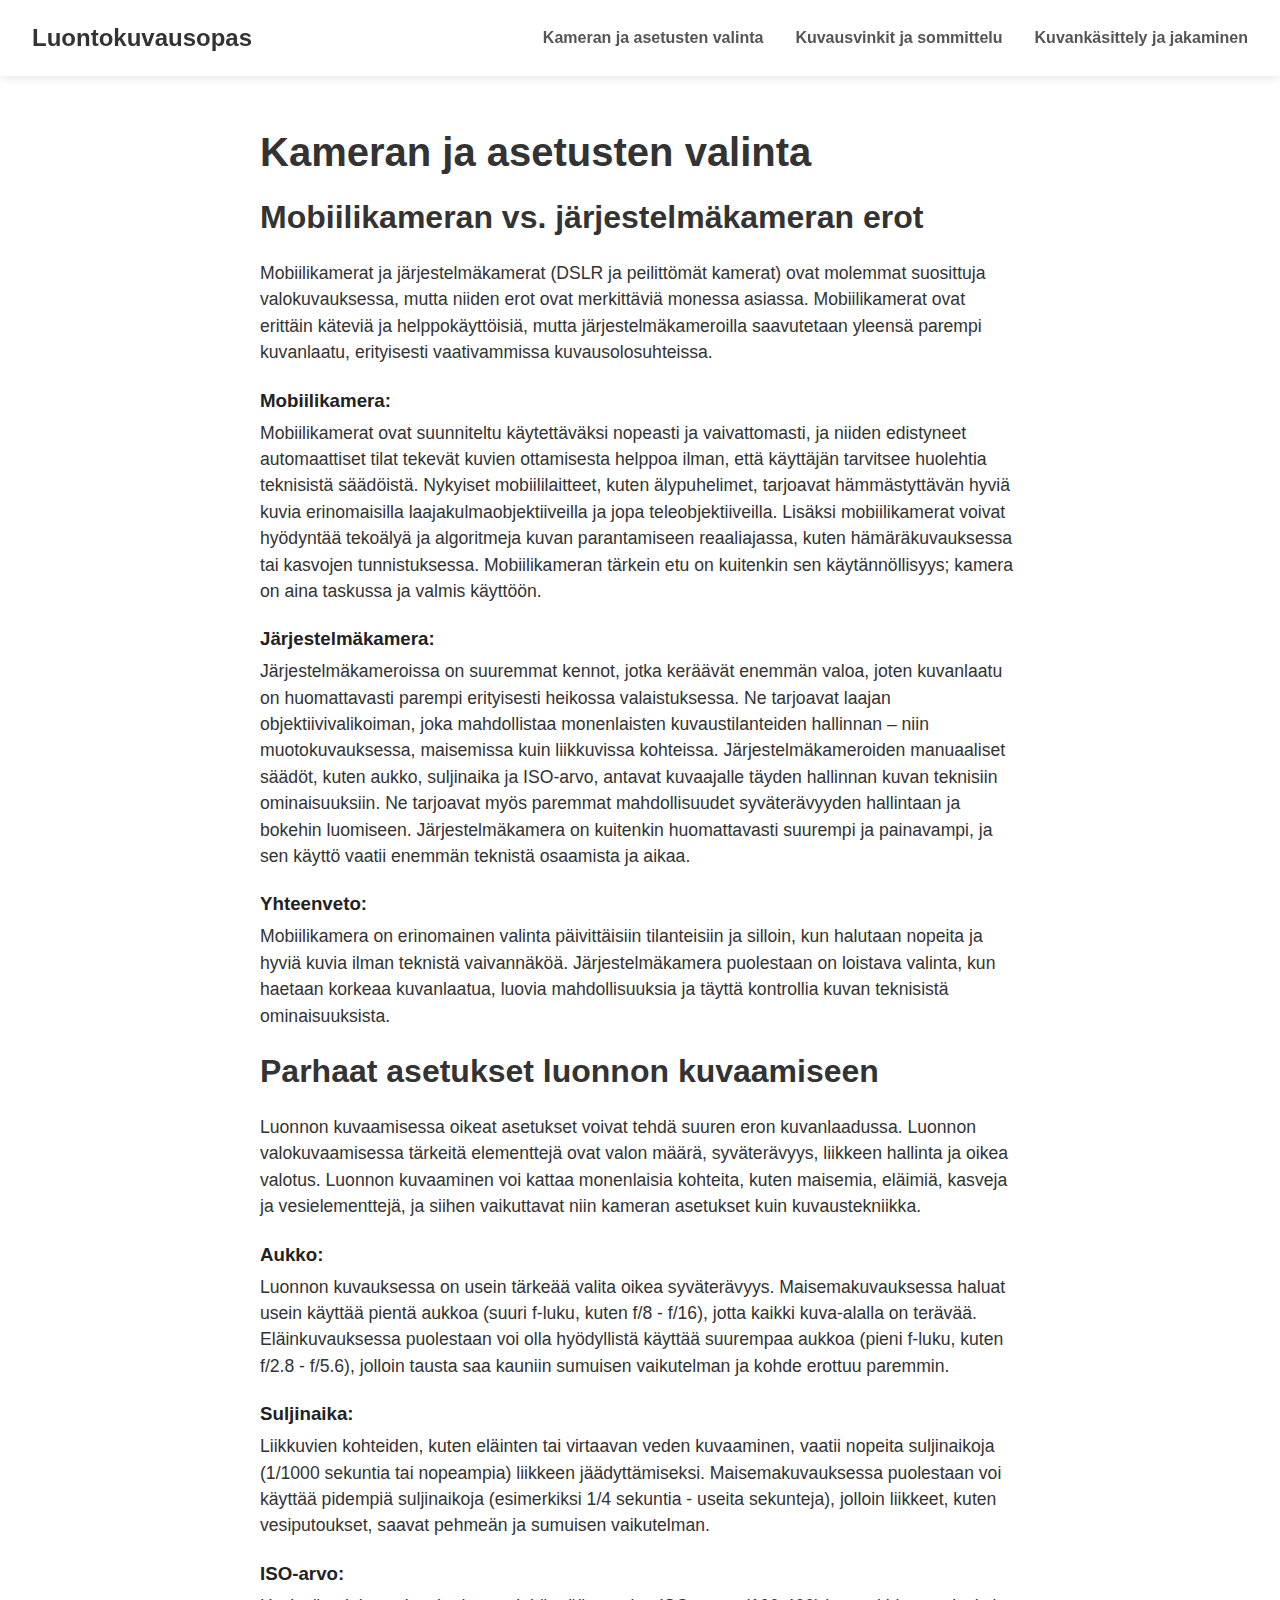
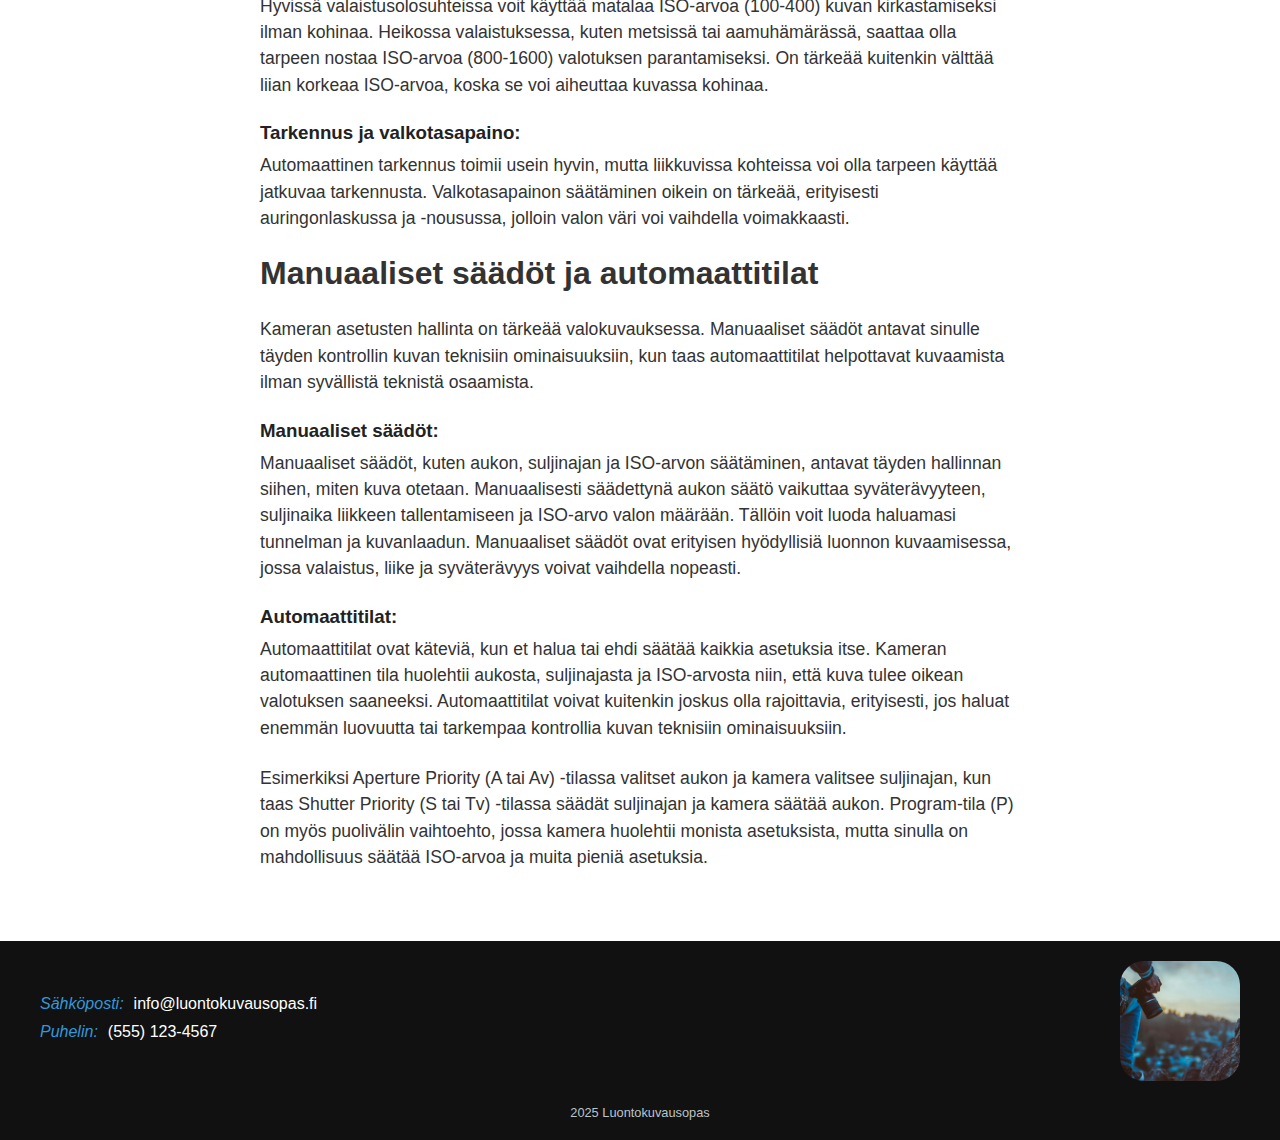
<file: sub-page1.html>
<!DOCTYPE html>
<html lang="fi">
  <head>
    <meta charset="UTF-8" />
    <meta name="viewport" content="width=device-width, initial-scale=1.0" />
    <title>Valokuvauksen Opas</title>
    <link rel="stylesheet" href="styles.css" />
  </head>
  <body>
    <nav class="navbar">
      <a href="index.html" class="logo-text">Luontokuvausopas</a>

      <ul class="nav-links">
        <li><a href="sub-page1.html">Kameran ja asetusten valinta</a></li>
        <li><a href="sub-page2.html">Kuvausvinkit ja sommittelu</a></li>
        <li><a href="sub-page3.html">Kuvankäsittely ja jakaminen</a></li>
      </ul>

      <div class="hamburger">
        <div class="line1"></div>
        <div class="line2"></div>
        <div class="line3"></div>
      </div>
    </nav>

    <main class="content">
      <h1>Kameran ja asetusten valinta</h1>

      <section>
        <h2>Mobiilikameran vs. järjestelmäkameran erot</h2>
        <p>
          Mobiilikamerat ja järjestelmäkamerat (DSLR ja peilittömät kamerat)
          ovat molemmat suosittuja valokuvauksessa, mutta niiden erot ovat
          merkittäviä monessa asiassa. Mobiilikamerat ovat erittäin käteviä ja
          helppokäyttöisiä, mutta järjestelmäkameroilla saavutetaan yleensä
          parempi kuvanlaatu, erityisesti vaativammissa kuvausolosuhteissa.
        </p>

        <h3>Mobiilikamera:</h3>
        <p>
          Mobiilikamerat ovat suunniteltu käytettäväksi nopeasti ja
          vaivattomasti, ja niiden edistyneet automaattiset tilat tekevät kuvien
          ottamisesta helppoa ilman, että käyttäjän tarvitsee huolehtia
          teknisistä säädöistä. Nykyiset mobiililaitteet, kuten älypuhelimet,
          tarjoavat hämmästyttävän hyviä kuvia erinomaisilla
          laajakulmaobjektiiveilla ja jopa teleobjektiiveilla. Lisäksi
          mobiilikamerat voivat hyödyntää tekoälyä ja algoritmeja kuvan
          parantamiseen reaaliajassa, kuten hämäräkuvauksessa tai kasvojen
          tunnistuksessa. Mobiilikameran tärkein etu on kuitenkin sen
          käytännöllisyys; kamera on aina taskussa ja valmis käyttöön.
        </p>

        <h3>Järjestelmäkamera:</h3>
        <p>
          Järjestelmäkameroissa on suuremmat kennot, jotka keräävät enemmän
          valoa, joten kuvanlaatu on huomattavasti parempi erityisesti heikossa
          valaistuksessa. Ne tarjoavat laajan objektiivivalikoiman, joka
          mahdollistaa monenlaisten kuvaustilanteiden hallinnan – niin
          muotokuvauksessa, maisemissa kuin liikkuvissa kohteissa.
          Järjestelmäkameroiden manuaaliset säädöt, kuten aukko, suljinaika ja
          ISO-arvo, antavat kuvaajalle täyden hallinnan kuvan teknisiin
          ominaisuuksiin. Ne tarjoavat myös paremmat mahdollisuudet
          syväterävyyden hallintaan ja bokehin luomiseen. Järjestelmäkamera on
          kuitenkin huomattavasti suurempi ja painavampi, ja sen käyttö vaatii
          enemmän teknistä osaamista ja aikaa.
        </p>

        <div>
          <h3>Yhteenveto:</h3>
          <p>
            Mobiilikamera on erinomainen valinta päivittäisiin tilanteisiin ja
            silloin, kun halutaan nopeita ja hyviä kuvia ilman teknistä
            vaivannäköä. Järjestelmäkamera puolestaan on loistava valinta, kun
            haetaan korkeaa kuvanlaatua, luovia mahdollisuuksia ja täyttä
            kontrollia kuvan teknisistä ominaisuuksista.
          </p>
        </div>
      </section>

      <section>
        <h2>Parhaat asetukset luonnon kuvaamiseen</h2>
        <p>
          Luonnon kuvaamisessa oikeat asetukset voivat tehdä suuren eron
          kuvanlaadussa. Luonnon valokuvaamisessa tärkeitä elementtejä ovat
          valon määrä, syväterävyys, liikkeen hallinta ja oikea valotus. Luonnon
          kuvaaminen voi kattaa monenlaisia kohteita, kuten maisemia, eläimiä,
          kasveja ja vesielementtejä, ja siihen vaikuttavat niin kameran
          asetukset kuin kuvaustekniikka.
        </p>

        <h3>Aukko:</h3>
        <p>
          Luonnon kuvauksessa on usein tärkeää valita oikea syväterävyys.
          Maisemakuvauksessa haluat usein käyttää pientä aukkoa (suuri f-luku,
          kuten f/8 - f/16), jotta kaikki kuva-alalla on terävää.
          Eläinkuvauksessa puolestaan voi olla hyödyllistä käyttää suurempaa
          aukkoa (pieni f-luku, kuten f/2.8 - f/5.6), jolloin tausta saa kauniin
          sumuisen vaikutelman ja kohde erottuu paremmin.
        </p>

        <h3>Suljinaika:</h3>
        <p>
          Liikkuvien kohteiden, kuten eläinten tai virtaavan veden kuvaaminen,
          vaatii nopeita suljinaikoja (1/1000 sekuntia tai nopeampia) liikkeen
          jäädyttämiseksi. Maisemakuvauksessa puolestaan voi käyttää pidempiä
          suljinaikoja (esimerkiksi 1/4 sekuntia - useita sekunteja), jolloin
          liikkeet, kuten vesiputoukset, saavat pehmeän ja sumuisen vaikutelman.
        </p>

        <h3>ISO-arvo:</h3>
        <p>
          Hyvissä valaistusolosuhteissa voit käyttää matalaa ISO-arvoa (100-400)
          kuvan kirkastamiseksi ilman kohinaa. Heikossa valaistuksessa, kuten
          metsissä tai aamuhämärässä, saattaa olla tarpeen nostaa ISO-arvoa
          (800-1600) valotuksen parantamiseksi. On tärkeää kuitenkin välttää
          liian korkeaa ISO-arvoa, koska se voi aiheuttaa kuvassa kohinaa.
        </p>

        <h3>Tarkennus ja valkotasapaino:</h3>
        <p>
          Automaattinen tarkennus toimii usein hyvin, mutta liikkuvissa
          kohteissa voi olla tarpeen käyttää jatkuvaa tarkennusta.
          Valkotasapainon säätäminen oikein on tärkeää, erityisesti
          auringonlaskussa ja -nousussa, jolloin valon väri voi vaihdella
          voimakkaasti.
        </p>
      </section>

      <section>
        <h2>Manuaaliset säädöt ja automaattitilat</h2>
        <p>
          Kameran asetusten hallinta on tärkeää valokuvauksessa. Manuaaliset
          säädöt antavat sinulle täyden kontrollin kuvan teknisiin
          ominaisuuksiin, kun taas automaattitilat helpottavat kuvaamista ilman
          syvällistä teknistä osaamista.
        </p>

        <h3>Manuaaliset säädöt:</h3>
        <p>
          Manuaaliset säädöt, kuten aukon, suljinajan ja ISO-arvon säätäminen,
          antavat täyden hallinnan siihen, miten kuva otetaan. Manuaalisesti
          säädettynä aukon säätö vaikuttaa syväterävyyteen, suljinaika liikkeen
          tallentamiseen ja ISO-arvo valon määrään. Tällöin voit luoda haluamasi
          tunnelman ja kuvanlaadun. Manuaaliset säädöt ovat erityisen
          hyödyllisiä luonnon kuvaamisessa, jossa valaistus, liike ja
          syväterävyys voivat vaihdella nopeasti.
        </p>

        <h3>Automaattitilat:</h3>
        <p>
          Automaattitilat ovat käteviä, kun et halua tai ehdi säätää kaikkia
          asetuksia itse. Kameran automaattinen tila huolehtii aukosta,
          suljinajasta ja ISO-arvosta niin, että kuva tulee oikean valotuksen
          saaneeksi. Automaattitilat voivat kuitenkin joskus olla rajoittavia,
          erityisesti, jos haluat enemmän luovuutta tai tarkempaa kontrollia
          kuvan teknisiin ominaisuuksiin.
        </p>

        <div>
          <p>
            Esimerkiksi Aperture Priority (A tai Av) -tilassa valitset aukon ja
            kamera valitsee suljinajan, kun taas Shutter Priority (S tai Tv)
            -tilassa säädät suljinajan ja kamera säätää aukon. Program-tila (P)
            on myös puolivälin vaihtoehto, jossa kamera huolehtii monista
            asetuksista, mutta sinulla on mahdollisuus säätää ISO-arvoa ja muita
            pieniä asetuksia.
          </p>
        </div>
      </section>
    </main>

    <footer>
      <div class="footer-container">
        <div class="contact-info">
          <div class="contact-item">
            <i>Sähköposti:</i>
            <a
              href="mailto:contact@example.com"
              style="color: white; text-decoration: none"
              >info@luontokuvausopas.fi</a
            >
          </div>
          <div class="contact-item">
            <i>Puhelin:</i>
            <a
              href="tel:+15551234567"
              style="color: white; text-decoration: none"
              >(555) 123-4567</a
            >
          </div>
        </div>

        <div class="logo">
          <img src="images/pieni-kuva.jpg" alt="Company Logo" />
        </div>
      </div>

      <div class="copyright">2025 Luontokuvausopas</div>
    </footer>

    <script>
      const hamburger = document.querySelector(".hamburger");
      const navLinks = document.querySelector(".nav-links");

      hamburger.addEventListener("click", () => {
        navLinks.classList.toggle("nav-active");
        hamburger.classList.toggle("toggle");
      });

      window.addEventListener("scroll", () => {
        const navbar = document.querySelector(".navbar");
        if (window.scrollY > 50) {
          navbar.style.padding = "1rem 2rem";
          navbar.style.backgroundColor = "rgba(255, 255, 255, 0.95)";
        } else {
          navbar.style.padding = "1.5rem 2rem";
          navbar.style.backgroundColor = "rgba(255, 255, 255, 0.9)";
        }
      });
    </script>
  </body>
</html>
</file>
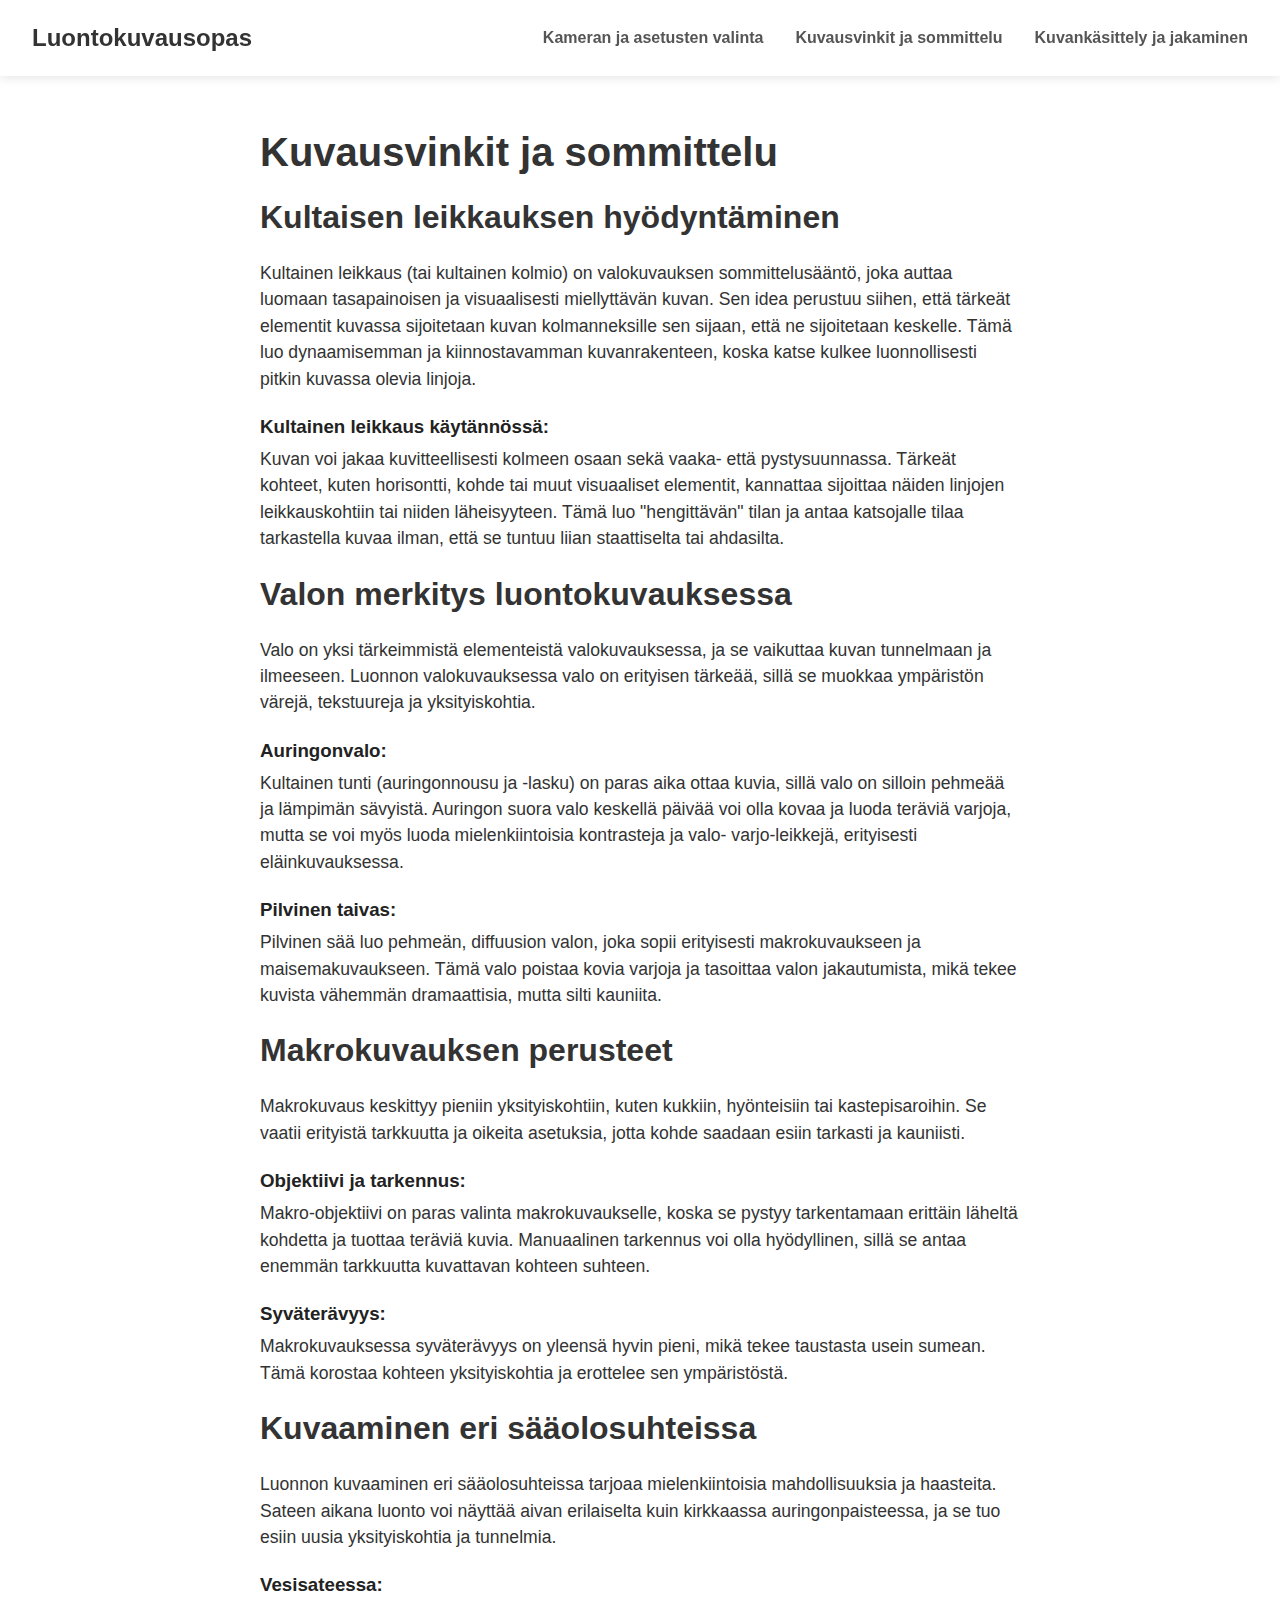
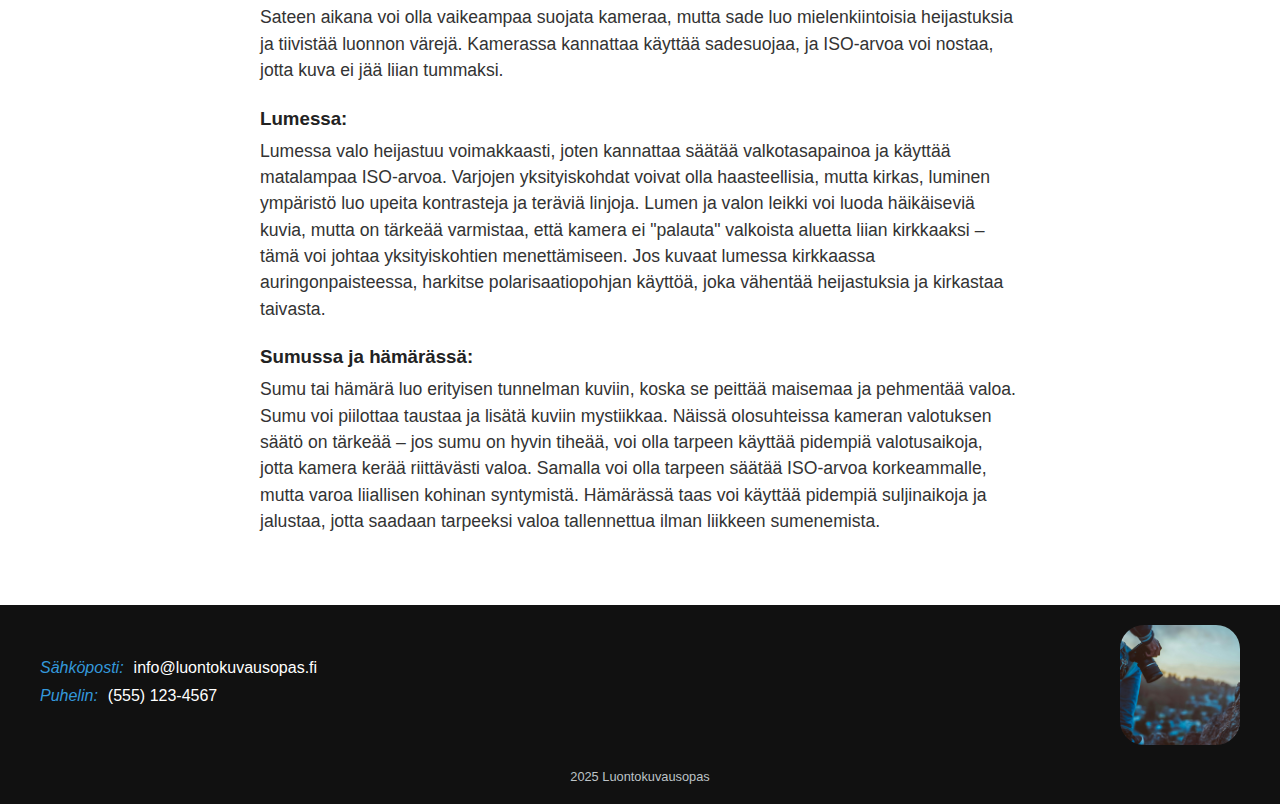
<file: sub-page2.html>
<!DOCTYPE html>
<html lang="fi">
  <head>
    <meta charset="UTF-8" />
    <meta name="viewport" content="width=device-width, initial-scale=1.0" />
    <title>Valokuvauksen Opas</title>
    <link rel="stylesheet" href="styles.css" />
  </head>
  <body>
    <nav class="navbar">
      <a href="index.html" class="logo-text">Luontokuvausopas</a>

      <ul class="nav-links">
        <li><a href="sub-page1.html">Kameran ja asetusten valinta</a></li>
        <li><a href="sub-page2.html">Kuvausvinkit ja sommittelu</a></li>
        <li><a href="sub-page3.html">Kuvankäsittely ja jakaminen</a></li>
      </ul>

      <div class="hamburger">
        <div class="line1"></div>
        <div class="line2"></div>
        <div class="line3"></div>
      </div>
    </nav>

    <main class="content">
      <h1>Kuvausvinkit ja sommittelu</h1>

      <section>
        <h2>Kultaisen leikkauksen hyödyntäminen</h2>
        <p>
          Kultainen leikkaus (tai kultainen kolmio) on valokuvauksen
          sommittelusääntö, joka auttaa luomaan tasapainoisen ja visuaalisesti
          miellyttävän kuvan. Sen idea perustuu siihen, että tärkeät elementit
          kuvassa sijoitetaan kuvan kolmanneksille sen sijaan, että ne
          sijoitetaan keskelle. Tämä luo dynaamisemman ja kiinnostavamman
          kuvanrakenteen, koska katse kulkee luonnollisesti pitkin kuvassa
          olevia linjoja.
        </p>

        <h3>Kultainen leikkaus käytännössä:</h3>
        <p>
          Kuvan voi jakaa kuvitteellisesti kolmeen osaan sekä vaaka- että
          pystysuunnassa. Tärkeät kohteet, kuten horisontti, kohde tai muut
          visuaaliset elementit, kannattaa sijoittaa näiden linjojen
          leikkauskohtiin tai niiden läheisyyteen. Tämä luo "hengittävän" tilan
          ja antaa katsojalle tilaa tarkastella kuvaa ilman, että se tuntuu
          liian staattiselta tai ahdasilta.
        </p>

        <h2>Valon merkitys luontokuvauksessa</h2>

        <p>
          Valo on yksi tärkeimmistä elementeistä valokuvauksessa, ja se
          vaikuttaa kuvan tunnelmaan ja ilmeeseen. Luonnon valokuvauksessa valo
          on erityisen tärkeää, sillä se muokkaa ympäristön värejä, tekstuureja
          ja yksityiskohtia.
        </p>

        <h3>Auringonvalo:</h3>
        <p>
          Kultainen tunti (auringonnousu ja -lasku) on paras aika ottaa kuvia,
          sillä valo on silloin pehmeää ja lämpimän sävyistä. Auringon suora
          valo keskellä päivää voi olla kovaa ja luoda teräviä varjoja, mutta se
          voi myös luoda mielenkiintoisia kontrasteja ja valo- varjo-leikkejä,
          erityisesti eläinkuvauksessa.
        </p>

        <h3>Pilvinen taivas:</h3>

        <p>
          Pilvinen sää luo pehmeän, diffuusion valon, joka sopii erityisesti
          makrokuvaukseen ja maisemakuvaukseen. Tämä valo poistaa kovia varjoja
          ja tasoittaa valon jakautumista, mikä tekee kuvista vähemmän
          dramaattisia, mutta silti kauniita.
        </p>

        <h2>Makrokuvauksen perusteet</h2>
        <p>
          Makrokuvaus keskittyy pieniin yksityiskohtiin, kuten kukkiin,
          hyönteisiin tai kastepisaroihin. Se vaatii erityistä tarkkuutta ja
          oikeita asetuksia, jotta kohde saadaan esiin tarkasti ja kauniisti.
        </p>

        <h3>Objektiivi ja tarkennus:</h3>
        <p>
          Makro-objektiivi on paras valinta makrokuvaukselle, koska se pystyy
          tarkentamaan erittäin läheltä kohdetta ja tuottaa teräviä kuvia.
          Manuaalinen tarkennus voi olla hyödyllinen, sillä se antaa enemmän
          tarkkuutta kuvattavan kohteen suhteen.
        </p>

        <h3>Syväterävyys:</h3>
        <p>
          Makrokuvauksessa syväterävyys on yleensä hyvin pieni, mikä tekee
          taustasta usein sumean. Tämä korostaa kohteen yksityiskohtia ja
          erottelee sen ympäristöstä.
        </p>

        <h2>Kuvaaminen eri sääolosuhteissa</h2>
        <p>
          Luonnon kuvaaminen eri sääolosuhteissa tarjoaa mielenkiintoisia
          mahdollisuuksia ja haasteita. Sateen aikana luonto voi näyttää aivan
          erilaiselta kuin kirkkaassa auringonpaisteessa, ja se tuo esiin uusia
          yksityiskohtia ja tunnelmia.
        </p>

        <h3>Vesisateessa:</h3>
        <p>
          Sateen aikana voi olla vaikeampaa suojata kameraa, mutta sade luo
          mielenkiintoisia heijastuksia ja tiivistää luonnon värejä. Kamerassa
          kannattaa käyttää sadesuojaa, ja ISO-arvoa voi nostaa, jotta kuva ei
          jää liian tummaksi.
        </p>

        <h3>Lumessa:</h3>
        <p>
          Lumessa valo heijastuu voimakkaasti, joten kannattaa säätää
          valkotasapainoa ja käyttää matalampaa ISO-arvoa. Varjojen
          yksityiskohdat voivat olla haasteellisia, mutta kirkas, luminen
          ympäristö luo upeita kontrasteja ja teräviä linjoja. Lumen ja valon
          leikki voi luoda häikäiseviä kuvia, mutta on tärkeää varmistaa, että
          kamera ei "palauta" valkoista aluetta liian kirkkaaksi – tämä voi
          johtaa yksityiskohtien menettämiseen. Jos kuvaat lumessa kirkkaassa
          auringonpaisteessa, harkitse polarisaatiopohjan käyttöä, joka vähentää
          heijastuksia ja kirkastaa taivasta.
        </p>

        <h3>Sumussa ja hämärässä:</h3>
        <p>
          Sumu tai hämärä luo erityisen tunnelman kuviin, koska se peittää
          maisemaa ja pehmentää valoa. Sumu voi piilottaa taustaa ja lisätä
          kuviin mystiikkaa. Näissä olosuhteissa kameran valotuksen säätö on
          tärkeää – jos sumu on hyvin tiheää, voi olla tarpeen käyttää pidempiä
          valotusaikoja, jotta kamera kerää riittävästi valoa. Samalla voi olla
          tarpeen säätää ISO-arvoa korkeammalle, mutta varoa liiallisen kohinan
          syntymistä. Hämärässä taas voi käyttää pidempiä suljinaikoja ja
          jalustaa, jotta saadaan tarpeeksi valoa tallennettua ilman liikkeen
          sumenemista.
        </p>
      </section>
    </main>

    <footer>
      <div class="footer-container">
        <div class="contact-info">
          <div class="contact-item">
            <i>Sähköposti:</i>
            <a
              href="mailto:contact@example.com"
              style="color: white; text-decoration: none"
              >info@luontokuvausopas.fi</a
            >
          </div>
          <div class="contact-item">
            <i>Puhelin:</i>
            <a
              href="tel:+15551234567"
              style="color: white; text-decoration: none"
              >(555) 123-4567</a
            >
          </div>
        </div>

        <div class="logo">
          <img src="images/pieni-kuva.jpg" alt="Company Logo" />
        </div>
      </div>

      <div class="copyright">2025 Luontokuvausopas</div>
    </footer>

    <script>
      const hamburger = document.querySelector(".hamburger");
      const navLinks = document.querySelector(".nav-links");

      hamburger.addEventListener("click", () => {
        navLinks.classList.toggle("nav-active");
        hamburger.classList.toggle("toggle");
      });

      window.addEventListener("scroll", () => {
        const navbar = document.querySelector(".navbar");
        if (window.scrollY > 50) {
          navbar.style.padding = "1rem 2rem";
          navbar.style.backgroundColor = "rgba(255, 255, 255, 0.95)";
        } else {
          navbar.style.padding = "1.5rem 2rem";
          navbar.style.backgroundColor = "rgba(255, 255, 255, 0.9)";
        }
      });
    </script>
  </body>
</html>
</file>
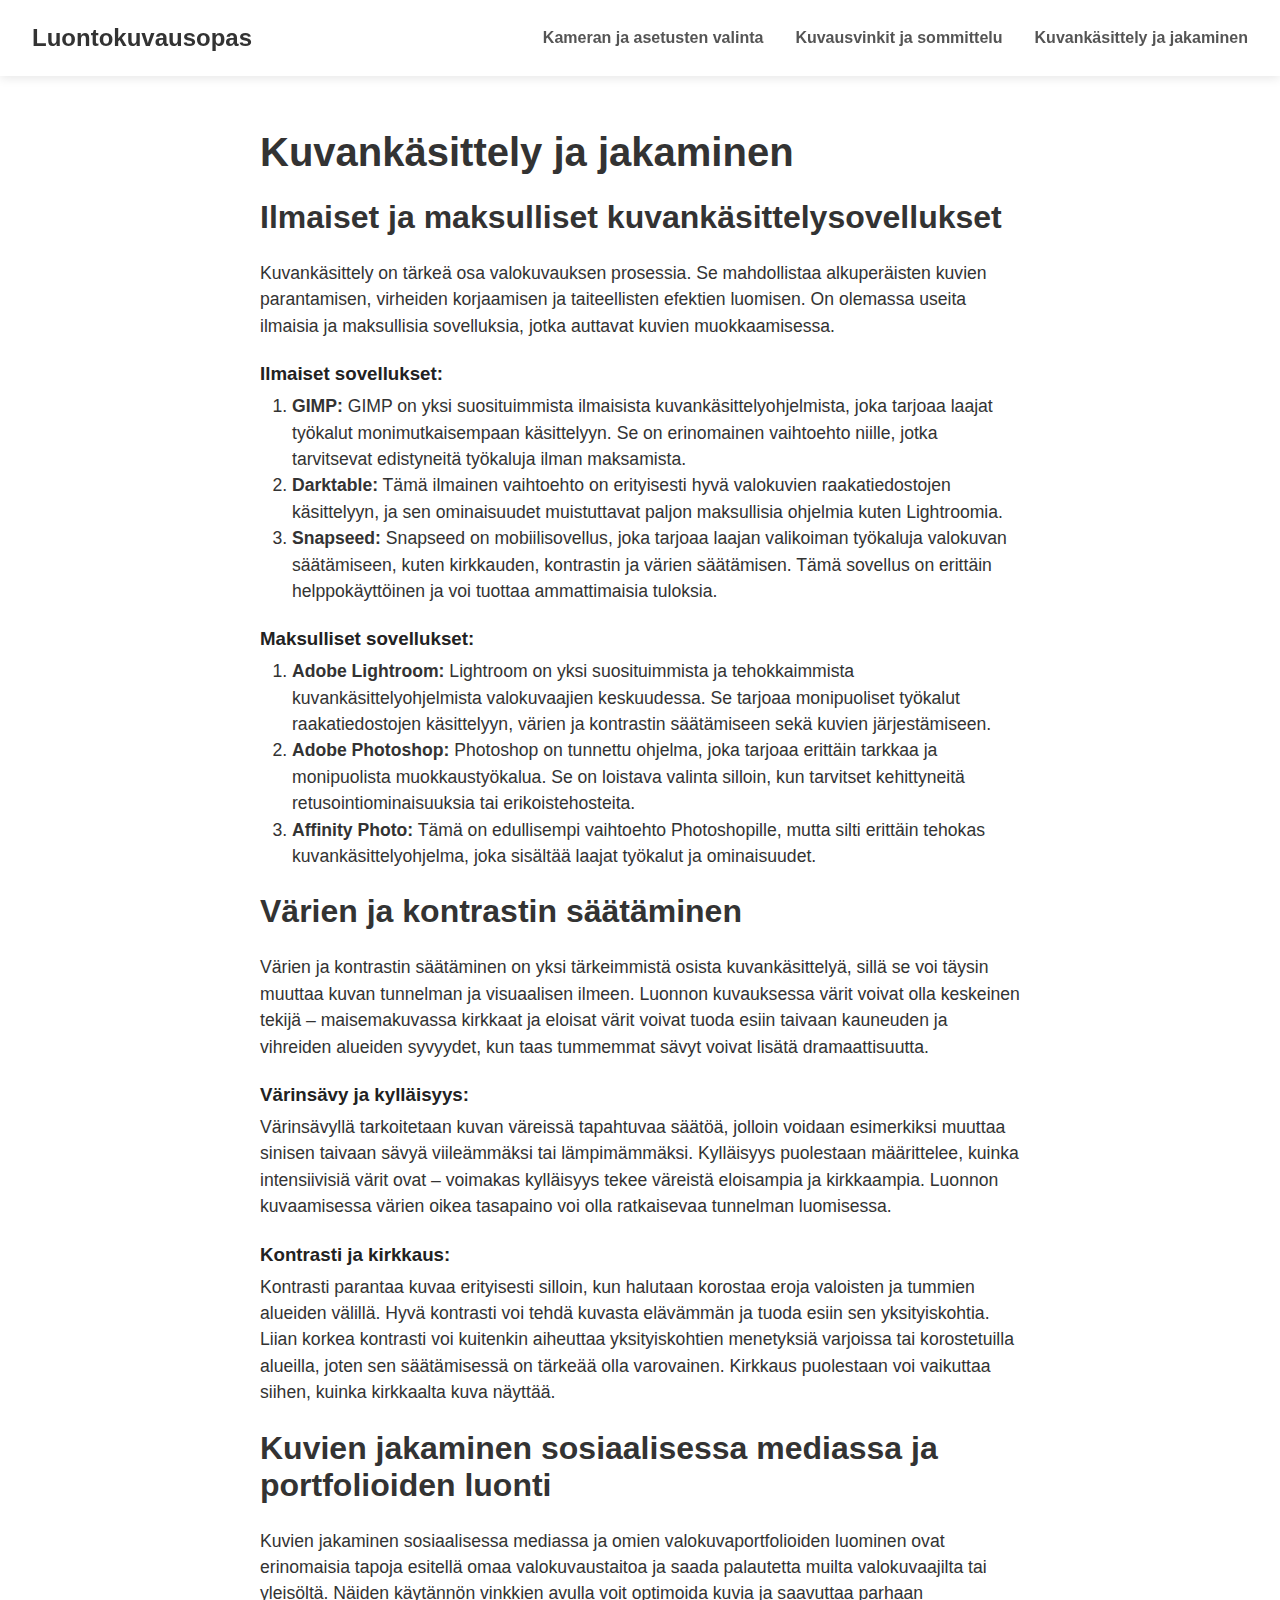
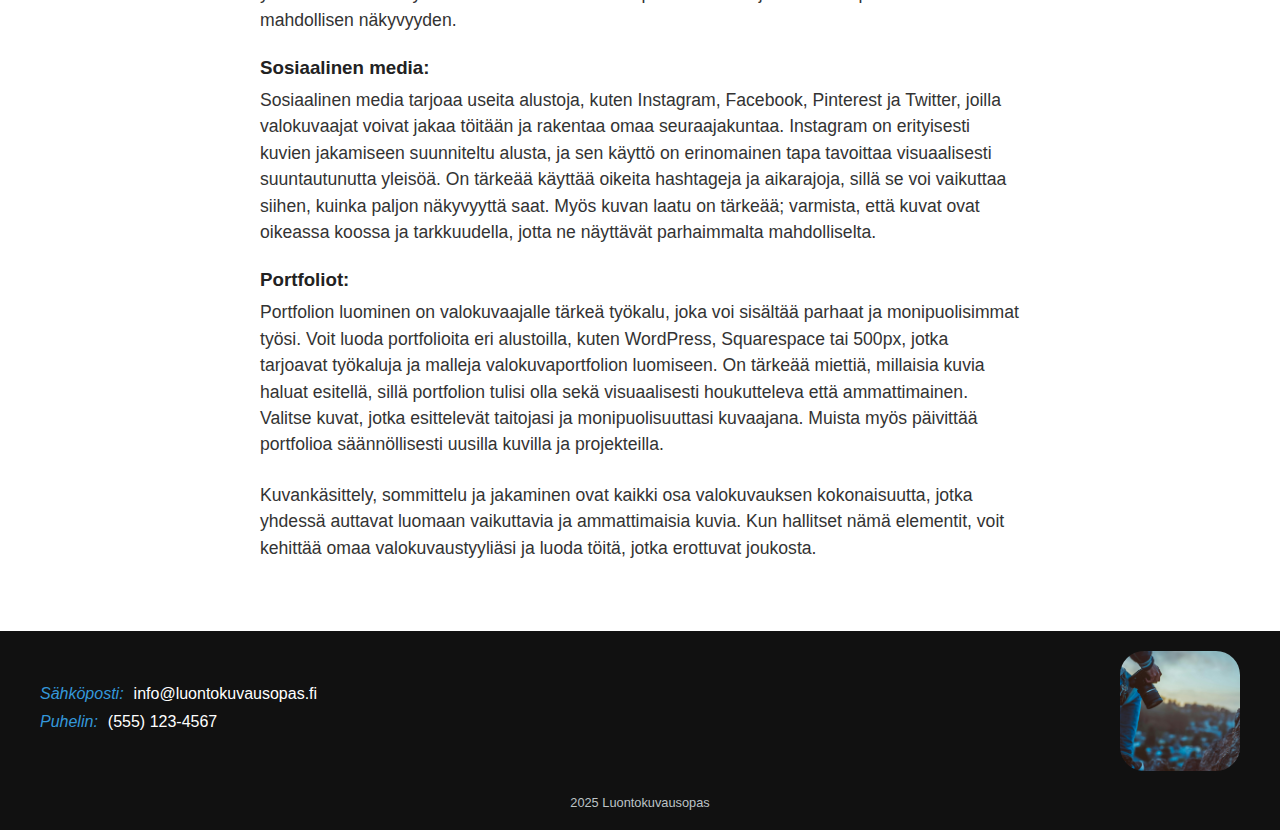
<file: sub-page3.html>
<!DOCTYPE html>
<html lang="fi">
  <head>
    <meta charset="UTF-8" />
    <meta name="viewport" content="width=device-width, initial-scale=1.0" />
    <title>Valokuvauksen Opas</title>
    <link rel="stylesheet" href="styles.css" />
  </head>
  <body>
    <nav class="navbar">
      <a href="index.html" class="logo-text">Luontokuvausopas</a>

      <ul class="nav-links">
        <li><a href="sub-page1.html">Kameran ja asetusten valinta</a></li>
        <li><a href="sub-page2.html">Kuvausvinkit ja sommittelu</a></li>
        <li><a href="sub-page3.html">Kuvankäsittely ja jakaminen</a></li>
      </ul>

      <div class="hamburger">
        <div class="line1"></div>
        <div class="line2"></div>
        <div class="line3"></div>
      </div>
    </nav>

    <main class="content">
      <h1>Kuvankäsittely ja jakaminen</h1>

      <section>
        <h2>Ilmaiset ja maksulliset kuvankäsittelysovellukset</h2>
        <p>
          Kuvankäsittely on tärkeä osa valokuvauksen prosessia. Se mahdollistaa
          alkuperäisten kuvien parantamisen, virheiden korjaamisen ja
          taiteellisten efektien luomisen. On olemassa useita ilmaisia ja
          maksullisia sovelluksia, jotka auttavat kuvien muokkaamisessa.
        </p>

        <h3>Ilmaiset sovellukset:</h3>

        <ol>
          <li>
            <strong>GIMP:</strong> GIMP on yksi suosituimmista ilmaisista
            kuvankäsittelyohjelmista, joka tarjoaa laajat työkalut
            monimutkaisempaan käsittelyyn. Se on erinomainen vaihtoehto niille,
            jotka tarvitsevat edistyneitä työkaluja ilman maksamista.
          </li>
          <li>
            <strong>Darktable:</strong> Tämä ilmainen vaihtoehto on erityisesti
            hyvä valokuvien raakatiedostojen käsittelyyn, ja sen ominaisuudet
            muistuttavat paljon maksullisia ohjelmia kuten Lightroomia.
          </li>
          <li>
            <strong>Snapseed:</strong> Snapseed on mobiilisovellus, joka tarjoaa
            laajan valikoiman työkaluja valokuvan säätämiseen, kuten kirkkauden,
            kontrastin ja värien säätämisen. Tämä sovellus on erittäin
            helppokäyttöinen ja voi tuottaa ammattimaisia tuloksia.
          </li>
        </ol>

        <h3>Maksulliset sovellukset:</h3>

        <ol>
          <li>
            <strong>Adobe Lightroom:</strong> Lightroom on yksi suosituimmista
            ja tehokkaimmista kuvankäsittelyohjelmista valokuvaajien
            keskuudessa. Se tarjoaa monipuoliset työkalut raakatiedostojen
            käsittelyyn, värien ja kontrastin säätämiseen sekä kuvien
            järjestämiseen.
          </li>
          <li>
            <strong>Adobe Photoshop:</strong> Photoshop on tunnettu ohjelma,
            joka tarjoaa erittäin tarkkaa ja monipuolista muokkaustyökalua. Se
            on loistava valinta silloin, kun tarvitset kehittyneitä
            retusointiominaisuuksia tai erikoistehosteita.
          </li>
          <li>
            <strong>Affinity Photo:</strong> Tämä on edullisempi vaihtoehto
            Photoshopille, mutta silti erittäin tehokas kuvankäsittelyohjelma,
            joka sisältää laajat työkalut ja ominaisuudet.
          </li>
        </ol>

        <h2>Värien ja kontrastin säätäminen</h2>
        <p>
          Värien ja kontrastin säätäminen on yksi tärkeimmistä osista
          kuvankäsittelyä, sillä se voi täysin muuttaa kuvan tunnelman ja
          visuaalisen ilmeen. Luonnon kuvauksessa värit voivat olla keskeinen
          tekijä – maisemakuvassa kirkkaat ja eloisat värit voivat tuoda esiin
          taivaan kauneuden ja vihreiden alueiden syvyydet, kun taas tummemmat
          sävyt voivat lisätä dramaattisuutta.
        </p>

        <h3>Värinsävy ja kylläisyys:</h3>
        <p>
          Värinsävyllä tarkoitetaan kuvan väreissä tapahtuvaa säätöä, jolloin
          voidaan esimerkiksi muuttaa sinisen taivaan sävyä viileämmäksi tai
          lämpimämmäksi. Kylläisyys puolestaan määrittelee, kuinka intensiivisiä
          värit ovat – voimakas kylläisyys tekee väreistä eloisampia ja
          kirkkaampia. Luonnon kuvaamisessa värien oikea tasapaino voi olla
          ratkaisevaa tunnelman luomisessa.
        </p>

        <h3>Kontrasti ja kirkkaus:</h3>
        <p>
          Kontrasti parantaa kuvaa erityisesti silloin, kun halutaan korostaa
          eroja valoisten ja tummien alueiden välillä. Hyvä kontrasti voi tehdä
          kuvasta elävämmän ja tuoda esiin sen yksityiskohtia. Liian korkea
          kontrasti voi kuitenkin aiheuttaa yksityiskohtien menetyksiä varjoissa
          tai korostetuilla alueilla, joten sen säätämisessä on tärkeää olla
          varovainen. Kirkkaus puolestaan voi vaikuttaa siihen, kuinka
          kirkkaalta kuva näyttää.
        </p>

        <h2>Kuvien jakaminen sosiaalisessa mediassa ja portfolioiden luonti</h2>
        <p>
          Kuvien jakaminen sosiaalisessa mediassa ja omien valokuvaportfolioiden
          luominen ovat erinomaisia tapoja esitellä omaa valokuvaustaitoa ja
          saada palautetta muilta valokuvaajilta tai yleisöltä. Näiden käytännön
          vinkkien avulla voit optimoida kuvia ja saavuttaa parhaan mahdollisen
          näkyvyyden.
        </p>

        <h3>Sosiaalinen media:</h3>
        <p>
          Sosiaalinen media tarjoaa useita alustoja, kuten Instagram, Facebook,
          Pinterest ja Twitter, joilla valokuvaajat voivat jakaa töitään ja
          rakentaa omaa seuraajakuntaa. Instagram on erityisesti kuvien
          jakamiseen suunniteltu alusta, ja sen käyttö on erinomainen tapa
          tavoittaa visuaalisesti suuntautunutta yleisöä. On tärkeää käyttää
          oikeita hashtageja ja aikarajoja, sillä se voi vaikuttaa siihen,
          kuinka paljon näkyvyyttä saat. Myös kuvan laatu on tärkeää; varmista,
          että kuvat ovat oikeassa koossa ja tarkkuudella, jotta ne näyttävät
          parhaimmalta mahdolliselta.
        </p>

        <h3>Portfoliot:</h3>
        <p>
          Portfolion luominen on valokuvaajalle tärkeä työkalu, joka voi
          sisältää parhaat ja monipuolisimmat työsi. Voit luoda portfolioita eri
          alustoilla, kuten WordPress, Squarespace tai 500px, jotka tarjoavat
          työkaluja ja malleja valokuvaportfolion luomiseen. On tärkeää miettiä,
          millaisia kuvia haluat esitellä, sillä portfolion tulisi olla sekä
          visuaalisesti houkutteleva että ammattimainen. Valitse kuvat, jotka
          esittelevät taitojasi ja monipuolisuuttasi kuvaajana. Muista myös
          päivittää portfolioa säännöllisesti uusilla kuvilla ja projekteilla.
        </p>

        <p>
          Kuvankäsittely, sommittelu ja jakaminen ovat kaikki osa valokuvauksen
          kokonaisuutta, jotka yhdessä auttavat luomaan vaikuttavia ja
          ammattimaisia kuvia. Kun hallitset nämä elementit, voit kehittää omaa
          valokuvaustyyliäsi ja luoda töitä, jotka erottuvat joukosta.
        </p>
      </section>
    </main>

    <footer>
      <div class="footer-container">
        <div class="contact-info">
          <div class="contact-item">
            <i>Sähköposti:</i>
            <a
              href="mailto:contact@example.com"
              style="color: white; text-decoration: none"
              >info@luontokuvausopas.fi</a
            >
          </div>
          <div class="contact-item">
            <i>Puhelin:</i>
            <a
              href="tel:+15551234567"
              style="color: white; text-decoration: none"
              >(555) 123-4567</a
            >
          </div>
        </div>

        <div class="logo">
          <img src="images/pieni-kuva.jpg" alt="Company Logo" />
        </div>
      </div>

      <div class="copyright">2025 Luontokuvausopas</div>
    </footer>

    <script>
      const hamburger = document.querySelector(".hamburger");
      const navLinks = document.querySelector(".nav-links");

      hamburger.addEventListener("click", () => {
        navLinks.classList.toggle("nav-active");
        hamburger.classList.toggle("toggle");
      });

      window.addEventListener("scroll", () => {
        const navbar = document.querySelector(".navbar");
        if (window.scrollY > 50) {
          navbar.style.padding = "1rem 2rem";
          navbar.style.backgroundColor = "rgba(255, 255, 255, 0.95)";
        } else {
          navbar.style.padding = "1.5rem 2rem";
          navbar.style.backgroundColor = "rgba(255, 255, 255, 0.9)";
        }
      });
    </script>
  </body>
</html>
</file>
<file: styles.css>
* {
  margin: 0;
  padding: 0;
  box-sizing: border-box;
  font-family: "Arial", sans-serif;
}

body {
  min-height: 100vh;
}

.content h1 {
  font-size: 2.5rem;
  margin-bottom: 1.5rem;
  color: #333;
}

.content h2 {
  font-size: 2rem;
  margin-bottom: 1.5rem;
  color: #333;
}

.content h3 {
  margin-bottom: 0.5rem;
  color: #222;
}

.content ol {
  padding-left: 2rem;
  font-size: 1.1rem;
  line-height: 1.5;
  color: #333;
  margin-bottom: 1.5rem;
}

.content p {
  font-size: 1.1rem;
  line-height: 1.5;
  color: #333;
  margin-bottom: 1.5rem;
}

.navbar {
  display: flex;
  justify-content: space-between;
  align-items: center;
  padding: 1.5rem 2rem;
  background-color: rgba(255, 255, 255, 0.9);
  position: fixed;
  width: 100%;
  top: 0;
  z-index: 1000;
  box-shadow: 0 2px 10px rgba(0, 0, 0, 0.1);
  transition: all 0.3s ease;
}

.logo-text {
  font-size: 1.5rem;
  font-weight: 700;
  color: #333;
  margin-right: 40px;
  text-decoration: none;
}

.nav-links {
  display: flex;
  list-style: none;
  gap: 2rem;
}

.nav-links a {
  text-decoration: none;
  color: #555;
  font-weight: 600;
  transition: color 0.3s ease;
}

.nav-links a:hover {
  color: #007bff;
}

.hamburger {
  display: none;
  cursor: pointer;
}

.hamburger div {
  width: 25px;
  height: 3px;
  background-color: #333;
  margin: 5px;
  transition: all 0.3s ease;
}

.hero {
  height: 100vh;
  background-image: url("images/koko-selainnäkymän-täyttävä-taustakuva.jpg");
  background-size: cover;
  display: flex;
  align-items: center;
  justify-content: center;
  padding: 0 2rem;
  text-align: center;
}

.hero-content {
  max-width: 800px;
  color: white;
}

.hero-content h1 {
  text-shadow: 1px 1px 5px black;
  font-size: 3.5rem;
  margin-bottom: 1.5rem;
  letter-spacing: 1px;
}

.hero-content p {
  text-shadow: 1px 1px 5px black;
  font-size: 1.2rem;
  line-height: 1.6;
  margin-bottom: 2rem;
}

.cta-button {
  padding: 0.8rem 2rem;
  font-size: 1.1rem;
  background-color: white;
  color: #6e8efb;
  border: none;
  border-radius: 30px;
  cursor: pointer;
  font-weight: 600;
  transition: all 0.3s ease;
}

.cta-button:hover {
  transform: translateY(-3px);
  box-shadow: 0 5px 15px rgba(0, 0, 0, 0.2);
}

.camera-recommend-section {
  padding: 5rem 2rem;
  display: flex;
  align-items: center;
  max-width: 1200px;
  margin: 0 auto;
}

.column {
  flex: 1;
  padding: 1rem;
}

.text-column h2 {
  font-size: 2.5rem;
  color: #333;
  margin-bottom: 1.5rem;
}

.text-column p {
  font-size: 1.1rem;
  line-height: 1.7;
  color: #666;
  margin-bottom: 1.5rem;
}

.image-column {
  display: flex;
  justify-content: center;
  align-items: center;
}

.image-column img {
  max-width: 100%;
  height: auto;
  border-radius: 10px;
  box-shadow: 0 10px 30px rgba(0, 0, 0, 0.1);
}

.learning-topics-section {
  padding: 5rem 2rem;
  background-color: #f9f9f9;
}

.section-header {
  text-align: center;
  margin-bottom: 3rem;
}

.section-header h2 {
  font-size: 2.5rem;
  color: #333;
  margin-bottom: 1rem;
}

.section-header p {
  font-size: 1.1rem;
  color: #666;
  max-width: 700px;
  margin: 0 auto;
}

.boxes-container {
  display: flex;
  justify-content: space-between;
  max-width: 1200px;
  margin: 0 auto;
  gap: 2rem;
}

.boxes-container a {
  text-decoration: none;
  text-transform: none;
}

.box {
  flex: 1;
  background: white;
  padding: 2rem;
  border-radius: 20px;
  box-shadow: 0 5px 20px rgba(0, 0, 0, 0.05);
  transition: transform 0.3s ease, box-shadow 0.3s ease;
}

.box:hover {
  transform: translateY(-10px);
  box-shadow: 0 15px 30px rgba(0, 0, 0, 0.1);
}

.box h3 {
  font-size: 1.5rem;
  color: #333;
  margin-bottom: 1rem;
}

.box p {
  font-size: 1rem;
  line-height: 1.6;
  color: #666;
}

.contact-section {
  padding: 5rem 2rem;
  background-image: url("images/iso-kuva.jpg");
  background-size: cover;
  color: black;
}

.contact-container {
  max-width: 800px;
  margin: 0 auto;
}

.contact-header {
  text-align: center;
  margin-bottom: 3rem;
}

.contact-header h2 {
  font-size: 2.5rem;
  margin-bottom: 1rem;
}

.contact-header p {
  font-size: 1.1rem;
  line-height: 1.6;
  max-width: 600px;
  margin: 0 auto;
}

.contact-form {
  background: white;
  opacity: 0.9;
  padding: 3rem;
  border-radius: 20px;
  box-shadow: 0 10px 30px rgba(0, 0, 0, 0.1);
}

.form-group {
  margin-bottom: 1.5rem;
}

.form-group label {
  display: block;
  margin-bottom: 0.5rem;
  font-weight: 600;
  color: #333;
}

.form-control {
  width: 100%;
  padding: 0.8rem 1rem;
  border: 1px solid #ddd;
  border-radius: 8px;
  font-size: 1rem;
  transition: border-color 0.3s ease, box-shadow 0.3s ease;
}

.form-control:focus {
  border-color: #6e8efb;
  box-shadow: 0 0 0 3px rgba(110, 142, 251, 0.25);
  outline: none;
}

textarea.form-control {
  min-height: 150px;
  resize: vertical;
}

.submit-btn {
  background: black;

  color: white;
  font-size: 1.1rem;
  font-weight: 600;
  padding: 0.8rem 2rem;
  border: none;
  border-radius: 30px;
  cursor: pointer;
  transition: all 0.3s ease;
}

.submit-btn:hover {
  transform: translateY(-3px);
  box-shadow: 0 5px 15px rgba(0, 0, 0, 0.2);
}

footer {
  background-color: #111;
  color: white;
  padding: 20px;
  width: 100%;
}

.footer-container {
  display: flex;
  justify-content: space-between;
  align-items: center;
  max-width: 1200px;
  margin: 0 auto;
}

.contact-info {
  display: flex;
  flex-direction: column;
}

.contact-item {
  display: flex;
  align-items: center;
  margin-bottom: 10px;
}

.contact-item i {
  margin-right: 10px;
  color: #3498db;
}

.logo img {
  width: 120px;
  height: 120px;
  border-radius: 20%;
  object-fit: cover;
}

.copyright {
  text-align: center;
  margin-top: 20px;
  font-size: 0.8rem;
  color: #bdc3c7;
}

.content {
  max-width: 800px;
  margin: auto;
  padding-left: 20px;
  padding-right: 20px;
  margin-top: 130px;
  margin-bottom: 70px;
}

.image-text {
  font-size: 1rem;
  color: #333;
  margin-top: 0.5rem;
  text-align: center;
}

@media screen and (max-width: 768px) {
  .hamburger {
    display: block;
    z-index: 2;
  }

  .nav-links {
    position: fixed;
    top: 0;
    right: -100%;
    height: 100vh;
    width: 70%;
    background-color: white;
    flex-direction: column;
    align-items: center;
    justify-content: center;
    transition: right 0.5s ease;
    box-shadow: -5px 0 15px rgba(0, 0, 0, 0.1);
  }

  .nav-active {
    right: 0;
  }

  .hero-content h1 {
    font-size: 2.5rem;
  }

  .hero-content p {
    font-size: 1rem;
  }

  .camera-recommend-section {
    flex-direction: column;
    padding: 3rem 1.5rem;
  }

  .column {
    padding: 1rem 0;
  }

  .text-column {
    order: 1;
  }

  .image-column {
    order: 2;
    margin-top: 2rem;
  }

  .text-column h2 {
    font-size: 2rem;
  }

  .learning-topics-section {
    padding: 3rem 1.5rem;
  }

  .section-header h2 {
    font-size: 2rem;
  }

  .boxes-container {
    flex-direction: column;
    gap: 1.5rem;
  }

  .box {
    padding: 1.5rem;
  }

  .contact-section {
    padding: 3rem 1.5rem;
  }

  .contact-header h2 {
    font-size: 2rem;
  }

  .contact-form {
    padding: 1.5rem;
  }

  .toggle .line1 {
    transform: rotate(-45deg) translate(-5px, 6px);
  }

  .toggle .line2 {
    opacity: 0;
  }

  .toggle .line3 {
    transform: rotate(45deg) translate(-5px, -6px);
  }

  .footer-container {
    flex-direction: column;
    text-align: center;
  }

  .contact-info {
    margin-bottom: 20px;
  }

  .contact-item {
    justify-content: center;
  }

  .logo {
    margin: 15px 0;
  }
}
</file>
